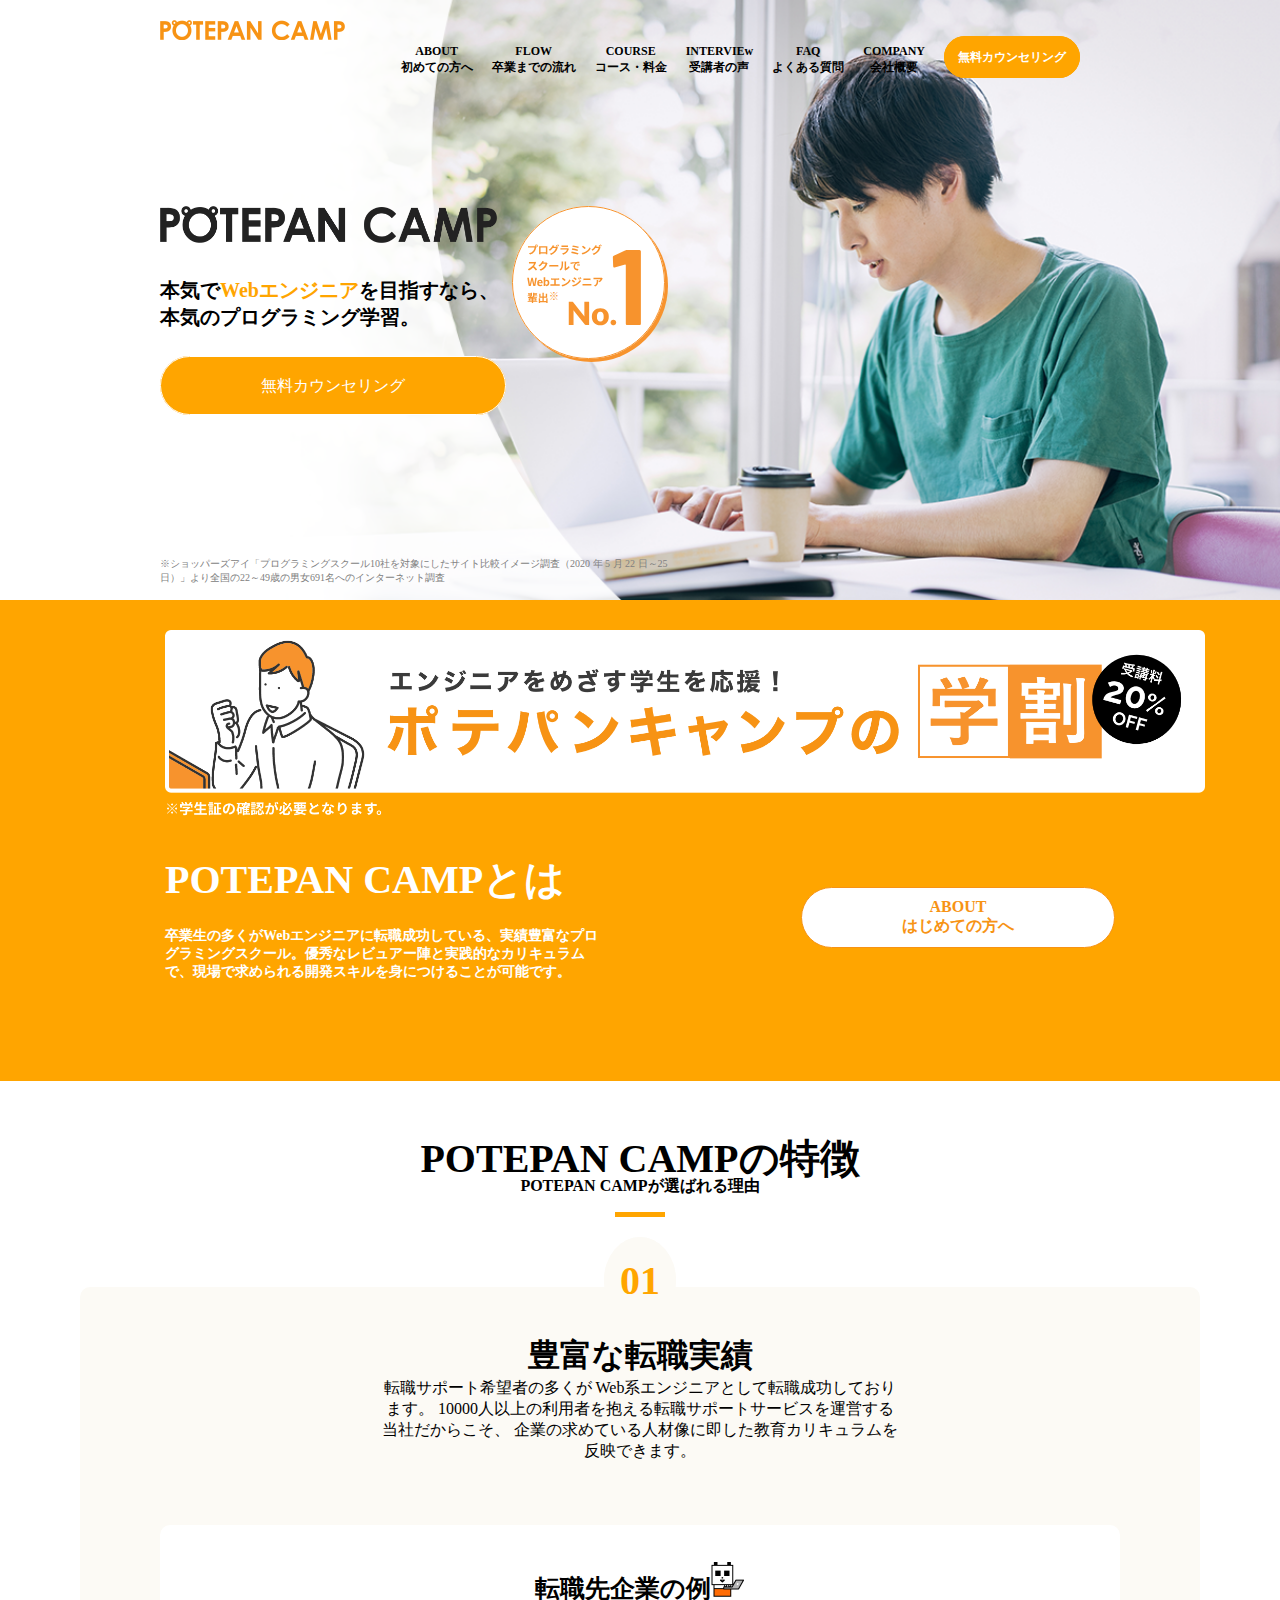
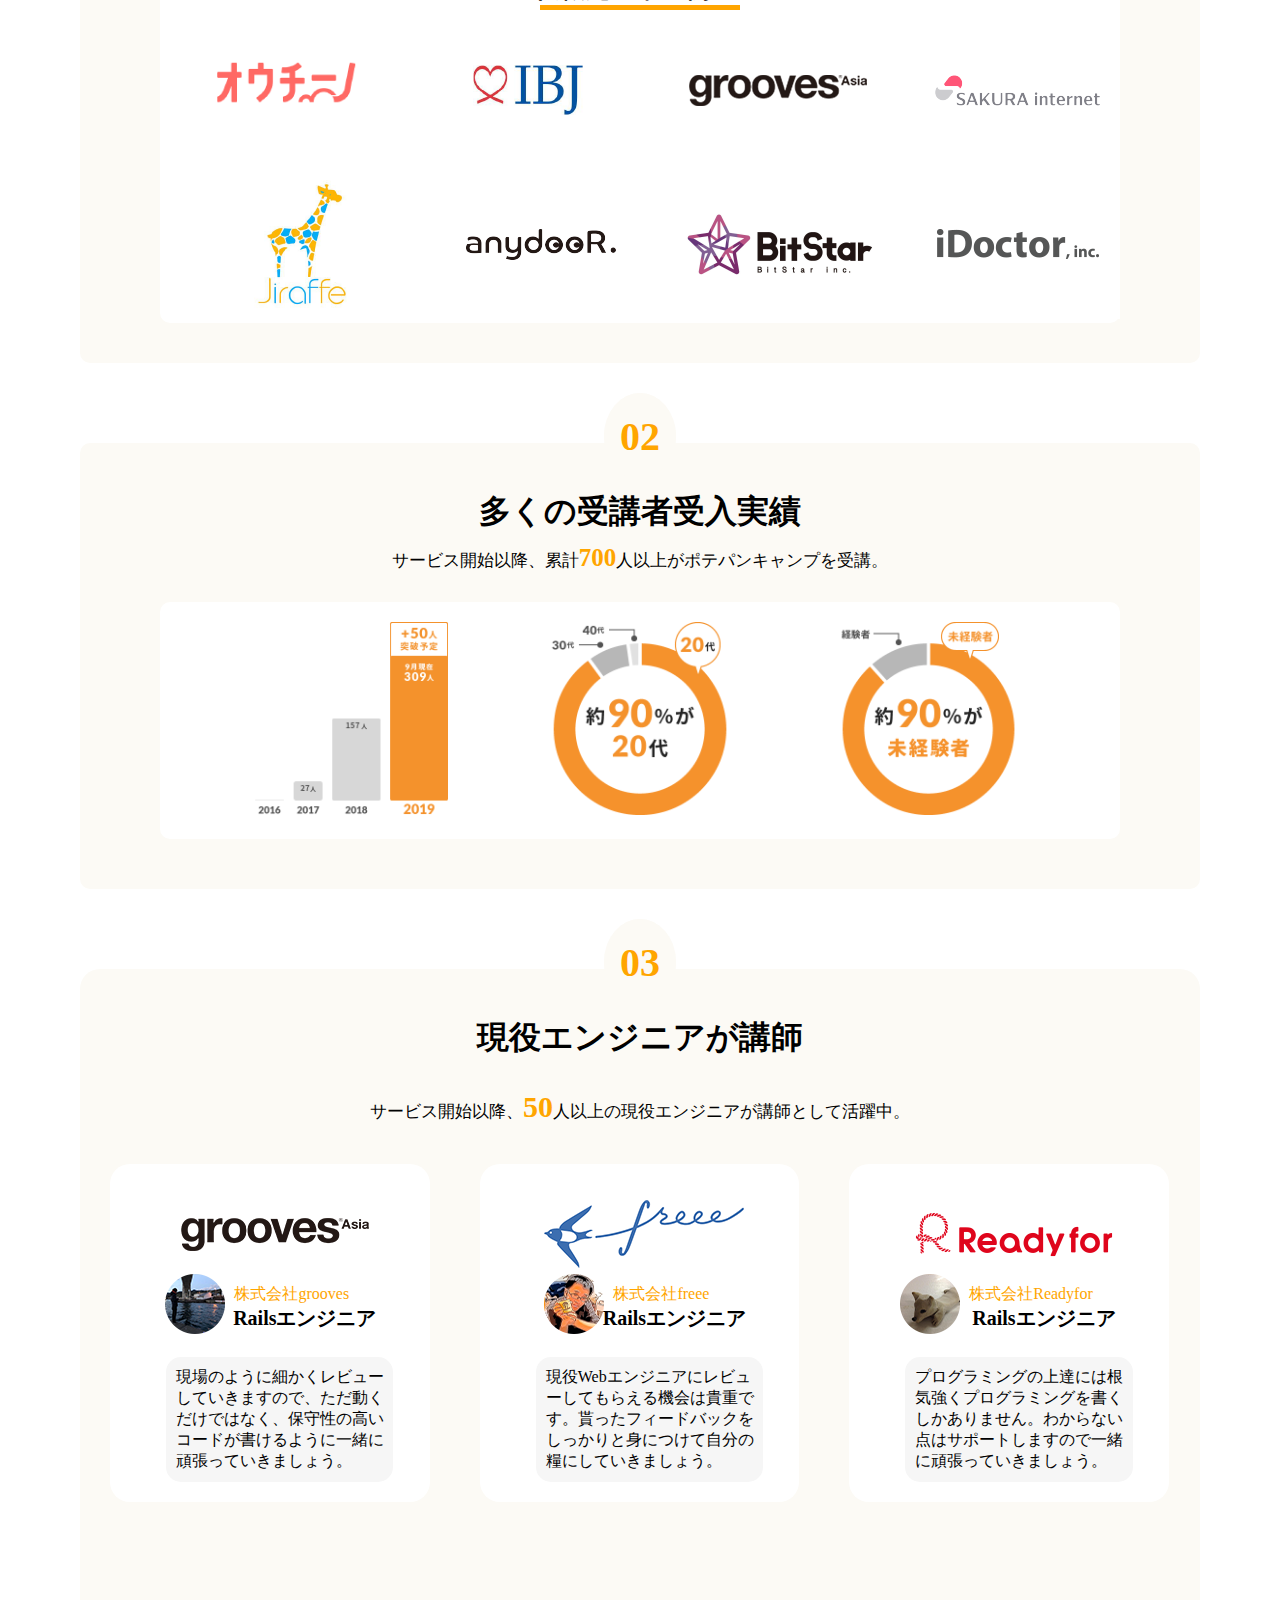
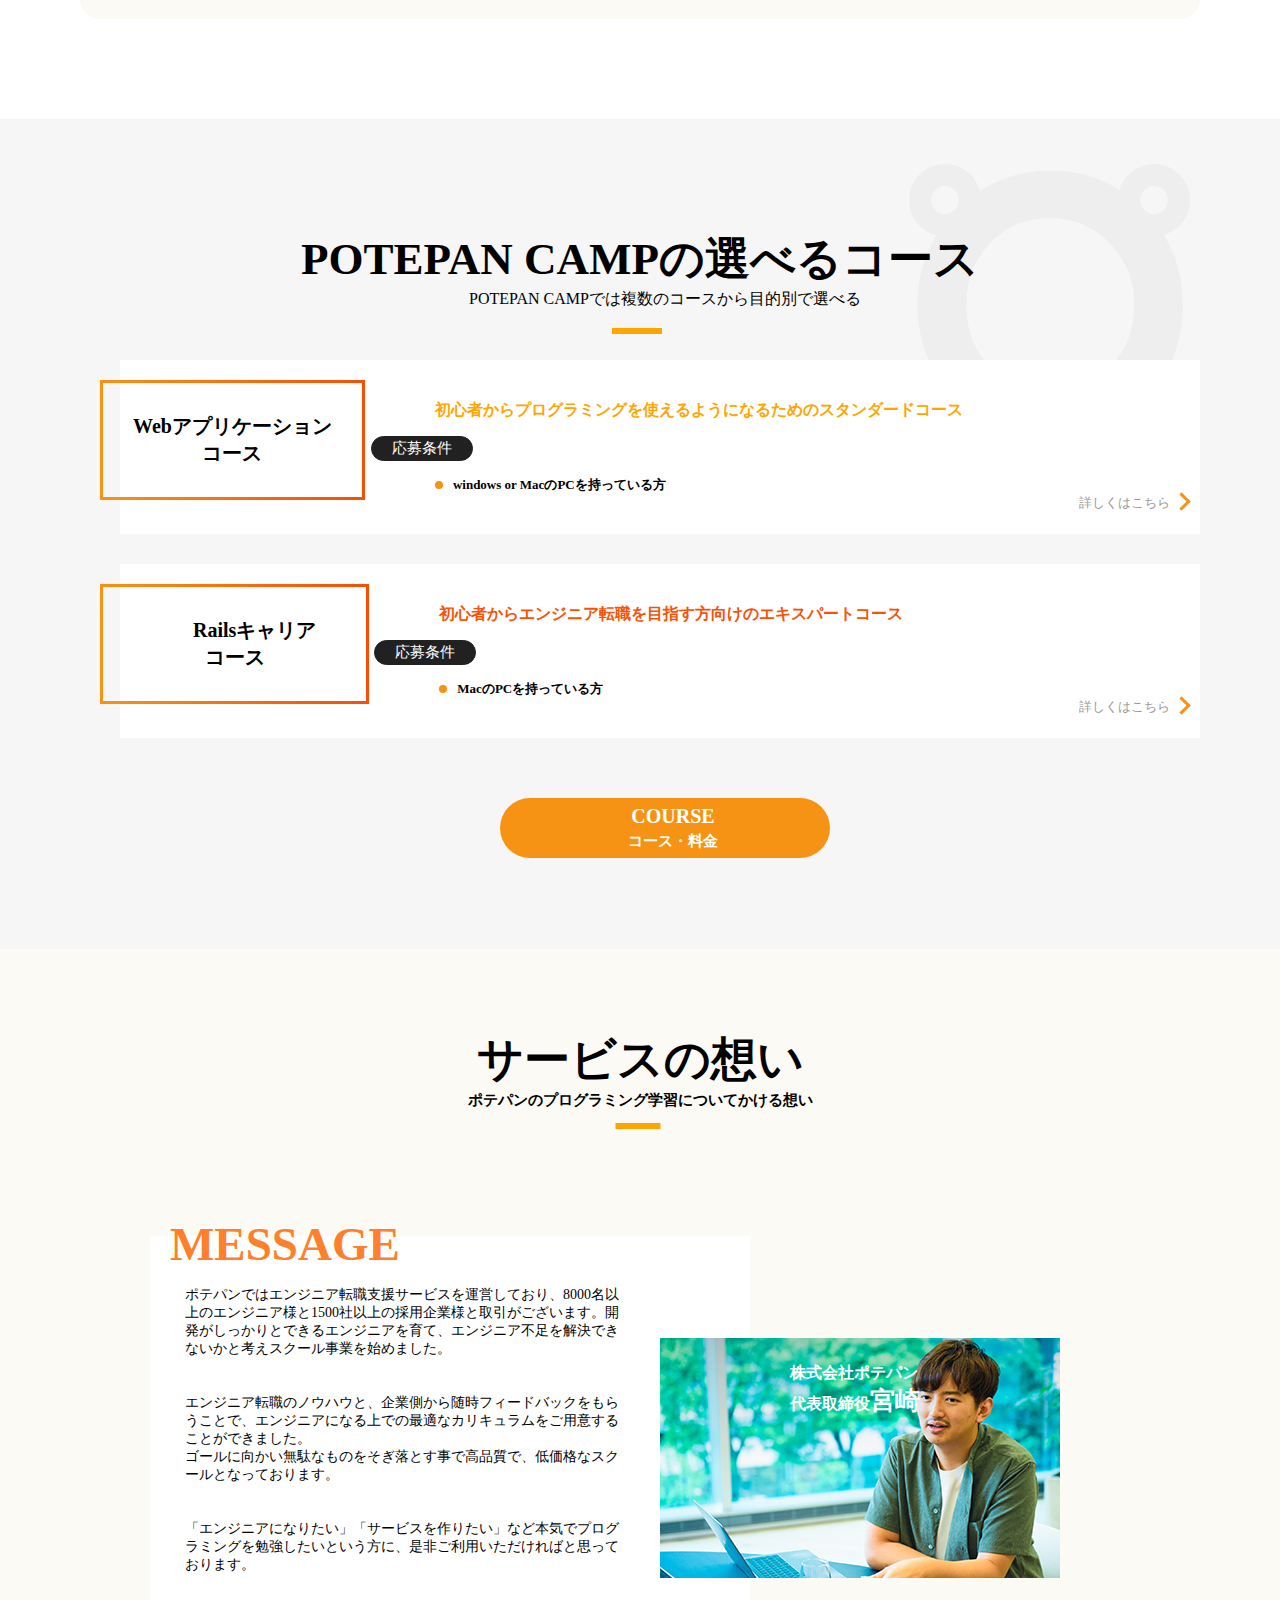
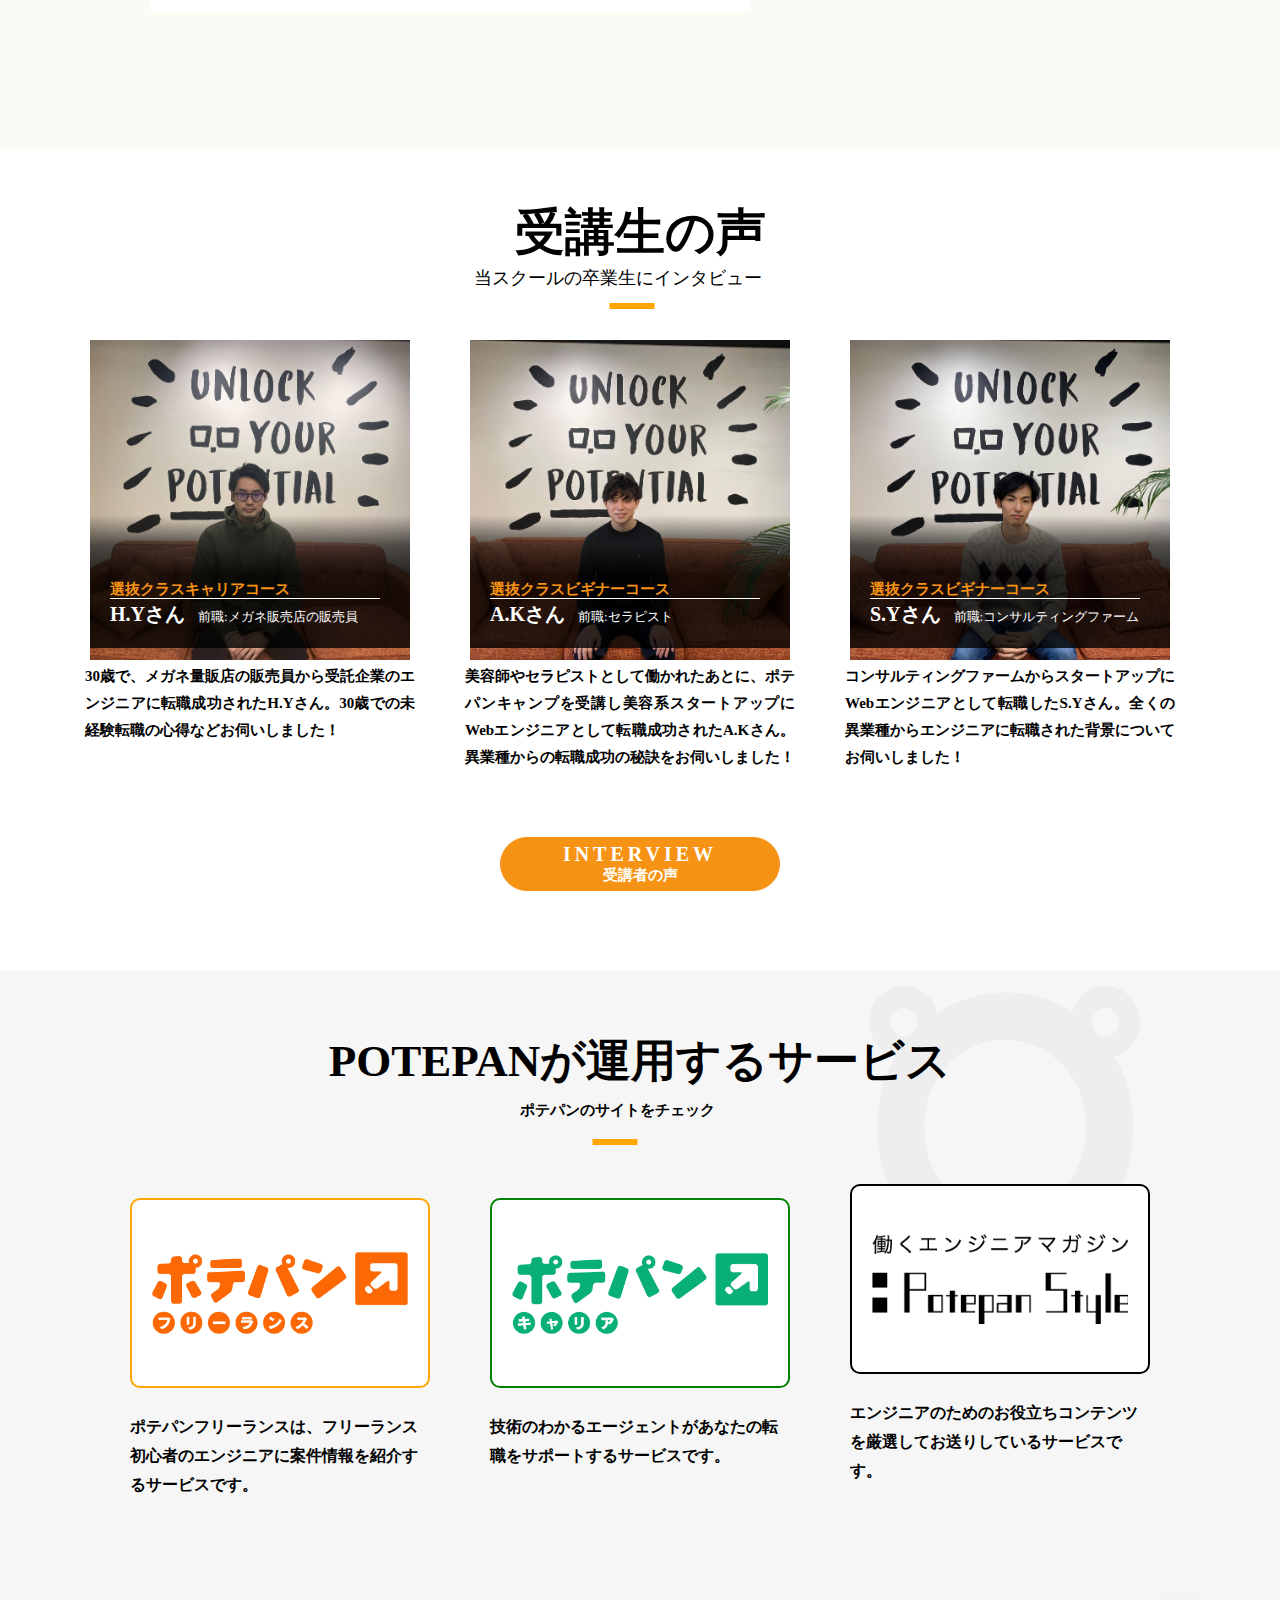
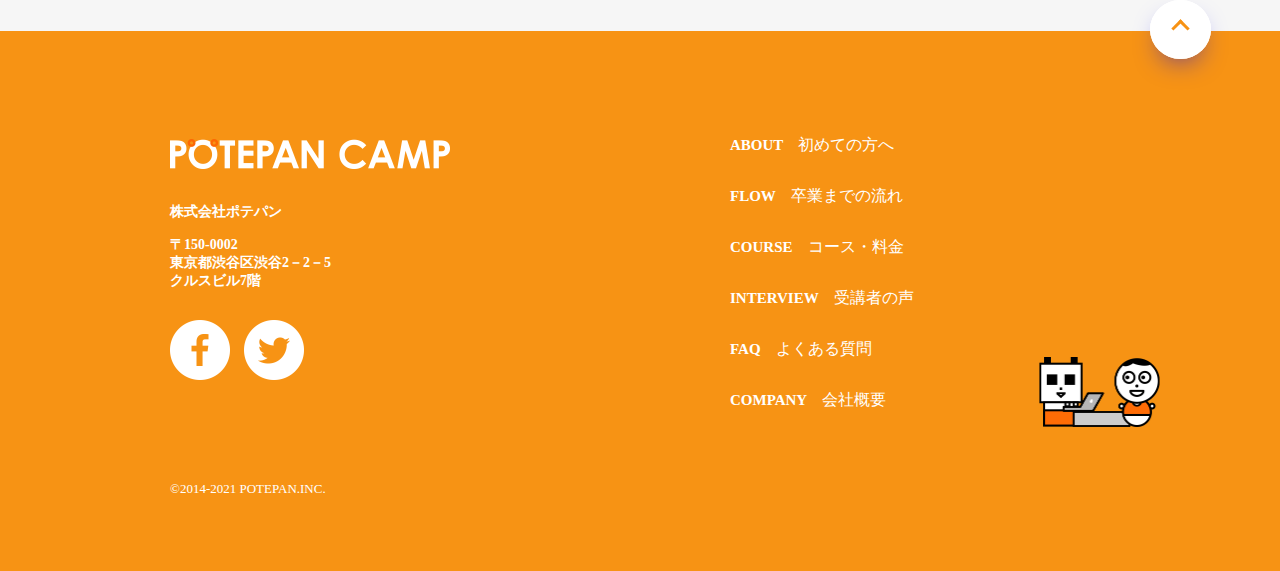
<file: index.html>
<!DOCTYPE html>
<html lang="ja">
  <head>
    <meta charset="UTF-8">
    <title>サイト模写</title>
    <link rel="stylesheet" href="style.css">
  </head>
  <body>
    <!-- ここに記述していきましょう！ -->
<section class="mein">
 <div class="header">
  <a href="index.html"><img class="header-logo hover-a" src="file/header/p1.png" alt="potepan" width="185" height="20"></a>
 <div class="header-list">
    <ui>
        <li class="hover-a"><a href="https://camp.potepan.com/about/"><span>ABOUT</span><br>初めての方へ</a></li>
        <li class="hover-a"><a href="https://camp.potepan.com/flow/"><span>FLOW</span><br>卒業までの流れ</a></li>
        <li class="hover-a"><a href="https://camp.potepan.com/course/"><span>COURSE</span><br>コース・料金</a></li>
        <li class="hover-a"><a href="https://camp.potepan.com/interview/"><span>INTERVIEw</span><br>受講者の声</a></li>
        <li class="hover-a"><a href="https://camp.potepan.com/faq/"><span>FAQ</span><br>よくある質問</a></li>
        <li class="hover-a"><a href="https://camp.potepan.com/company/"><span>COMPANY</span><br>会社概要</a></li>
      <li class="hover-a"><a href="https://camp.potepan.com/contact" class="header-mark">無料カウンセリング</a></li>
    </ui>
  </div>
</div>
<div class="title">
  <img class="title-logo2" src="file/header/p2.svg">
  <img class="title-logo" src="file/header/p3.png" width="337" height="36.66">
  <div class="title-txt">
  <p>本気で<span>Webエンジニア</span>を目指すなら、<br>本気のプログラミング学習。</p>
  </div>
  <a href="https://camp.potepan.com/contact" class="header-mar2 hover-a">無料カウンセリング</a>
  <div class="hogehoge">
    ※ショッパーズアイ「プログラミングスクール10社を対象にしたサイト比較イメージ調査（2020 年 5 月 22 日～25<br> 日）」より全国の22～49歳の男女691名へのインターネット調査
   </div>
</div>
</section> <!-- BOX1 --><!--ホバー属3 -->
<section class="Campaign-box">
  <img src="file/p4.png" width="auto" height="187.7"> <!--width 1040-->
  <div class="campaign-txt">
 <h1>POTEPAN CAMPとは</h1>
 <a href="https://camp.potepan.com/contact" class="header-mark3 hover-a">ABOUT<br>はじめての方へ</a>
 <p>卒業生の多くがWebエンジニアに転職成功している、実績豊富なプログラミングスクール。優秀なレビュアー陣と実践的なカリキュラムで、現場で求められる開発スキルを身につけることが可能です。</p>
  </div>
</section><!-- BOX2 --><!--ホバー属1 -->
<section class="main-header">
  <div class="main-h">
  <h1>POTEPAN CAMPの特徴</h1>
  <p class="main-h1">POTEPAN CAMPが選ばれる理由</p>
  </div>
  <div class="main-header-log">
  <div class="main-box"> <!--後で１２３に全部反映-->
    <span class="oreng-nmber">01</span> <!--後で１２３に全部反映-->
    <h1>豊富な転職実績</h1>
    <p>転職サポート希望者の多くが Web系エンジニアとして転職成功しております。
      10000人以上の利用者を抱える転職サポートサービスを運営する当社だからこそ、
      企業の求めている人材像に即した教育カリキュラムを反映できます。</p>
    <div class="main-log">
    <h4>転職先企業の例<img src="file/main-header1/p5.png" width="34" height="35"> <!--afterを使う練習--></h4>
    <ul class="company-log">
      <li><img src="file/main-header1/p6.png" width="185" height="135"></li>
      <li><img src="file/main-header1/p7.png"></li>
      <li><img src="file/main-header1/p8.png"></li>
      <li><img src="file/main-header1/p9.png"></li>
      <li><img src="file/main-header1/p10.png"></li>
      <li><img src="file/main-header1/p11.png"></li>
      <li><img src="file/main-header1/p12.png"></li>
      <li><img src="file/main-header1/p13.png"></li>
    </ul>
  </div>
 </div>
</div>
 <div class="main-box2">
  <span class="oreng-nmber">02</span>
  <h1>多くの受講者受入実績</h1>
  <p class="nmber1">サービス開始以降、累計<span class="oreng-nmber2">700</span>人以上がポテパンキャンプを受講。</p>
  <ul class="company-log1">
    <li><img src="file/main-header2/p14.png" width="193.33" height="193.33"></li>
    <li><img src="file/main-header2/p15.png" width="193.33" height="193.33"></li>
    <li><img src="file/main-header2/p16.png" width="193.33" height="193.33"></li>
  </ul>
 </div>
<div class="main-box3">
  <span class="oreng-nmber">03</span>
  <h1>現役エンジニアが講師</h1>
  <p class="nmber2">サービス開始以降、<span>50</span>人以上の現役エンジニアが講師として活躍中。</p>

 <div class="grooves-box">
  <div class="grooves-log">
   <div class="grooves-1">
    <img src="file/main-header3/engineer-conpany-logo01.png">
   </div>
    <div class="groobves-aicon">
    <img src="file/main-header3/engineer-logo01.png">
    <span class="grooves">株式会社grooves</span>
    <p class="hoge">Railsエンジニア</p>
  </div>
    <p class="hogege">現場のように細かくレビューしていきますので、ただ動くだけではなく、保守性の高いコードが書けるように一緒に頑張っていきましょう。</p>
  </div>
 </div>

<div class="grooves-box">
  <div class="grooves-log">
    <div class="grooves-1">
    <img src="file/main-header3/engineer-conpany-logo02.png">
    </div>
    <div class="groobves-aicon">
    <img src="file/main-header3/engineer-logo02.png">
    <span class="grooves">株式会社freee</span>
    <p class="hoge">Railsエンジニア</p>
    </div>
    <p class="hogege">現役Webエンジニアにレビューしてもらえる機会は貴重です。貰ったフィードバックをしっかりと身につけて自分の糧にしていきましょう。</p>
  </div>
 </div>

<div class="grooves-box">
  <div class="grooves-log">
    <div class="grooves-1">
    <img src="file/main-header3/engineer-conpany-logo03.png">
    </div>
    <div class="groobves-aicon">
    <img src="file/main-header3/engineer-logo03.png">
    <span class="grooves">株式会社Readyfor</span>
    <p class="hoge">Railsエンジニア</p>
    </div>
    <p class="hogege">プログラミングの上達には根気強くプログラミングを書くしかありません。わからない点はサポートしますので一緒に頑張っていきましょう。</p>
  </div>
 </div>
</div>
</section><!-- BOX3 -->
<section class="camp-corse">
<!--ここでバックグランド背景 -->
  <div class= corse-head> <!--ここもできるだけまとめる、違いはカラーだけ -->
  <span>POTEPAN CAMPの選べるコース</span>
  <p>POTEPAN CAMPでは複数のコースから目的別で選べる</p>
  </div>
 <ul class="corse-list">
  <li class="corse-change">
  <a href="https://camp.potepan.com/course/#webapp">
    <h3 class="web-corse">Webアプリケーション<br>コース</h3>
    <p class="web-corse1">初心者からプログラミングを使えるようになるためのスタンダードコース</p>
    <p class="web-corse2">応募条件</p>
    <p class="web-corse3">windows or MacのPCを持っている方</p>
    <p class="web-corse0 hover-a">詳しくはこちら</p>
  </a>
</li>
  <li class="corse-change">
  <a href="https://camp.potepan.com/course/#railscareer">
    <h3 class="web-corse">　　Railsキャリア　　<br>コース</h3>
    <p class="web-corse1-5">初心者からエンジニア転職を目指す方向けのエキスパートコース</p>
    <p class="web-corse2">応募条件</p>
    <p class="web-corse3">MacのPCを持っている方</p>
    <p class="web-corse0 hover-a">詳しくはこちら</p>
  </a>
  </li>
 </ul>
 <div class="web-corse4 hover-a">
 　<a href="https://camp.potepan.com/course" class="web-corse5">COURSE<br><span>コース・料金</span></a>
 </div>
</section><!-- BOX4 --><!--ホバーカラー属2 ホバー属1済-->
<section class="massage-box">
 <div class="massage-headr">
   <h2>サービスの想い</h2>
   <p>ポテパンのプログラミング学習についてかける想い</p>
 </div>
  <div class="massage-txt">
    <img src="file/second-header/message-thumbnail.png" class="massage-img">
    <p class="name-img1">株式会社ポテパン<br>代表取締役<span class="name-img">宮崎</span></p>
    <h1>MESSAGE</h1>
    <div class="massage-box1">
    <p>ポテパンではエンジニア転職支援サービスを運営しており、8000名以上のエンジニア様と1500社以上の採用企業様と取引がございます。開発がしっかりとできるエンジニアを育て、エンジニア不足を解決できないかと考えスクール事業を始めました。</p>
    <br>
    <br>
    <p>エンジニア転職のノウハウと、企業側から随時フィードバックをもらうことで、エンジニアになる上での最適なカリキュラムをご用意することができました。<br>
      ゴールに向かい無駄なものをそぎ落とす事で高品質で、低価格なスクールとなっております。</p>
    <br>
    <br>
    <p>「エンジニアになりたい」「サービスを作りたい」など本気でプログラミングを勉強したいという方に、是非ご利用いただければと思っております。</p>
    <br>
   </div>
  </div>

</section><!-- BOX5 -->
<section class="student-box">
  <h1>受講生の声</h1>
  <p class="student-box2">当スクールの卒業生にインタビュー</p>
 <div class="student-img">
   <ul>
     <li class="hover-d"><a href="https://camp.potepan.com/interview/691">
    <div class="hover-box">
     <img class="student-img0" src="file/third-header/131478795_397238574816551_3842722825712242700_n.jpg""><!-- width="320" height="320 -->
    </div>
     <div class="student-img1">
     <p class="student-img2">選抜クラスキャリアコース</p>
     <h5 class="student-img3"><span>H.Yさん</span>　前職:メガネ販売店の販売員</h5>
    </div>
    <p class="student-img4">30歳で、メガネ量販店の販売員から受託企業のエンジニアに転職成功されたH.Yさん。30歳での未経験転職の心得などお伺いしました！</p>
    </a></li>
     <li class="hover-d"><a href="https://camp.potepan.com/interview/682">
      <div class="hover-box">
      <img class="student-img0" src="file/third-header/131642156_424437235605511_6615809243046174971_n-2.jpg"><!-- width="320" height="320 -->
      </div>
      <div class="student-img1">
      <p class="student-img2">選抜クラスビギナーコース</p>
      <h5 class="student-img3"><span>A.Kさん</span>　前職:セラピスト</h5>
     </div>
     <p class="student-img4">美容師やセラピストとして働かれたあとに、ポテパンキャンプを受講し美容系スタートアップにWebエンジニアとして転職成功されたA.Kさん。異業種からの転職成功の秘訣をお伺いしました！</p>
     </a></li>
     <li class="hover-d"><a href="https://camp.potepan.com/interview/675">
      <div class="hover-box">
      <img class="student-img0" src="file/third-header/坂本さん.jpg"><!-- width="320" height="320 -->
      </div>
      <div class="student-img1">
      <p class="student-img2">選抜クラスビギナーコース</p>
      <h5 class="student-img3"><span>S.Yさん</span>　前職:コンサルティングファーム</h5>
     </div>
     <p class="student-img4">コンサルティングファームからスタートアップにWebエンジニアとして転職したS.Yさん。全くの異業種からエンジニアに転職された背景についてお伺いしました！</p>
     </a></li>
   </ul>
 </div>
  <div class="student-img6 hover-a">
    <a class="student-img5" href="https://camp.potepan.com/interview"><span>INTERVIEW</span><br>受講者の声</a>
  </div>
</section><!-- BOX6 --><!--ホバー拡大属3 ホバー属1 -->
<section class="Potepan-service-box">
 <div class="potepan">
 <h1>POTEPANが運用するサービス</h1>
 <p>ポテパンのサイトをチェック</p>
</div>
  <div class="Potepan-service">
   <ul>
     <li class="hover-e">
       <a href="https://freelance.potepan.com/">
       <div class="syuusei">
        <div class="Potepan-service1 red">
          <img src="file/force -header/service-media-thumbnail01.png" width="100%" height="auto" >
        </div>
       </div>
          <p class="Potepan-service2">ポテパンフリーランスは、フリーランス初心者のエンジニアに案件情報を紹介するサービスです。</p>
        </a></li>
     <li class="hover-e">
       <a href="https://career.potepan.com/">
       <div class="Potepan-service1 green">
      <img src="file/force -header/service-media-thumbnail02.png" width="100%" height="auto">
       </div>
      <p class="Potepan-service2">技術のわかるエージェントがあなたの転職をサポートするサービスです。</p>
     </a></li>
     <li class="hover-e">
       <a href="https://style.potepan.com/">
       <div class="Potepan-service1 black">
      <img src="file/force -header/service-media-thumbnail04.png" width="100%" height="auto">
        </div>
      <p class="Potepan-service2">エンジニアのためのお役立ちコンテンツを厳選してお送りしているサービスです。</p>
     </a></li>
   </ul>
  </div>
</section><!-- BOX7 --><!--ホバー拡大属3 済-->
<section class="footer"><!-- ボタン属性後でつける -->
  <a class="potepan-top-log hover-b" href="file:///Users/ootakekouken/Desktop/HTML%EF%BC%BFCSS/potepan/index.html"><span>a</span></a>
  <div class="footer-marginbox">
   <div class="fotter-left">
    <img class="hover-a" src="file/foot/footer-logo.png" width="auto" height="30">
     <div class="footer-leftbox">
    <p class="footer-left1">株式会社ポテパン</p>
    <p>〒150-0002</p>
    <p>東京都渋谷区渋谷2－2－5</p>
    <p>クルスビル7階</p>
     </div>
    <a href="https://www.facebook.com/potepan1/"><img class="potepan-img hover-a" src="file/foot/footer-social-facebook.png" width="auto" height="60"></a>
    <a href="https://twitter.com/potepan0901"><img class="hover-a" src="file/foot/footer-social-twitter.png" width="auto" height="60"></a>
   </div>
   <div class="fotter-right">
    <ul>
    <li><a href="https://camp.potepan.com/about/"><span>ABOUT</span>初めての方へ</a></li>
    <li><a href="https://camp.potepan.com/flow/"><span>FLOW</span>卒業までの流れ</a></li>
    <li><a href="https://camp.potepan.com/course/"><span>COURSE</span>コース・料金</a></li>
    <li><a href="https://camp.potepan.com/interview/"><span>INTERVIEW</span>受講者の声</a></li>
    <li><a href="https://camp.potepan.com/faq/"><span>FAQ</span>よくある質問</a></li>
    <li><a href="https://camp.potepan.com/company/"><span>COMPANY</span>会社概要</a></li>
    </ul>
  </div>
  <img class="potepan-img1" src="file/foot/footer-potepanda.png" width="auto" height="70">
  <p class="fotter-bottom">©2014-2021 POTEPAN.INC.</p>
  </div>
</section><!-- BOX8 --><!--ホバー属3 button属1 済-->
  </body>
</html>
</file>
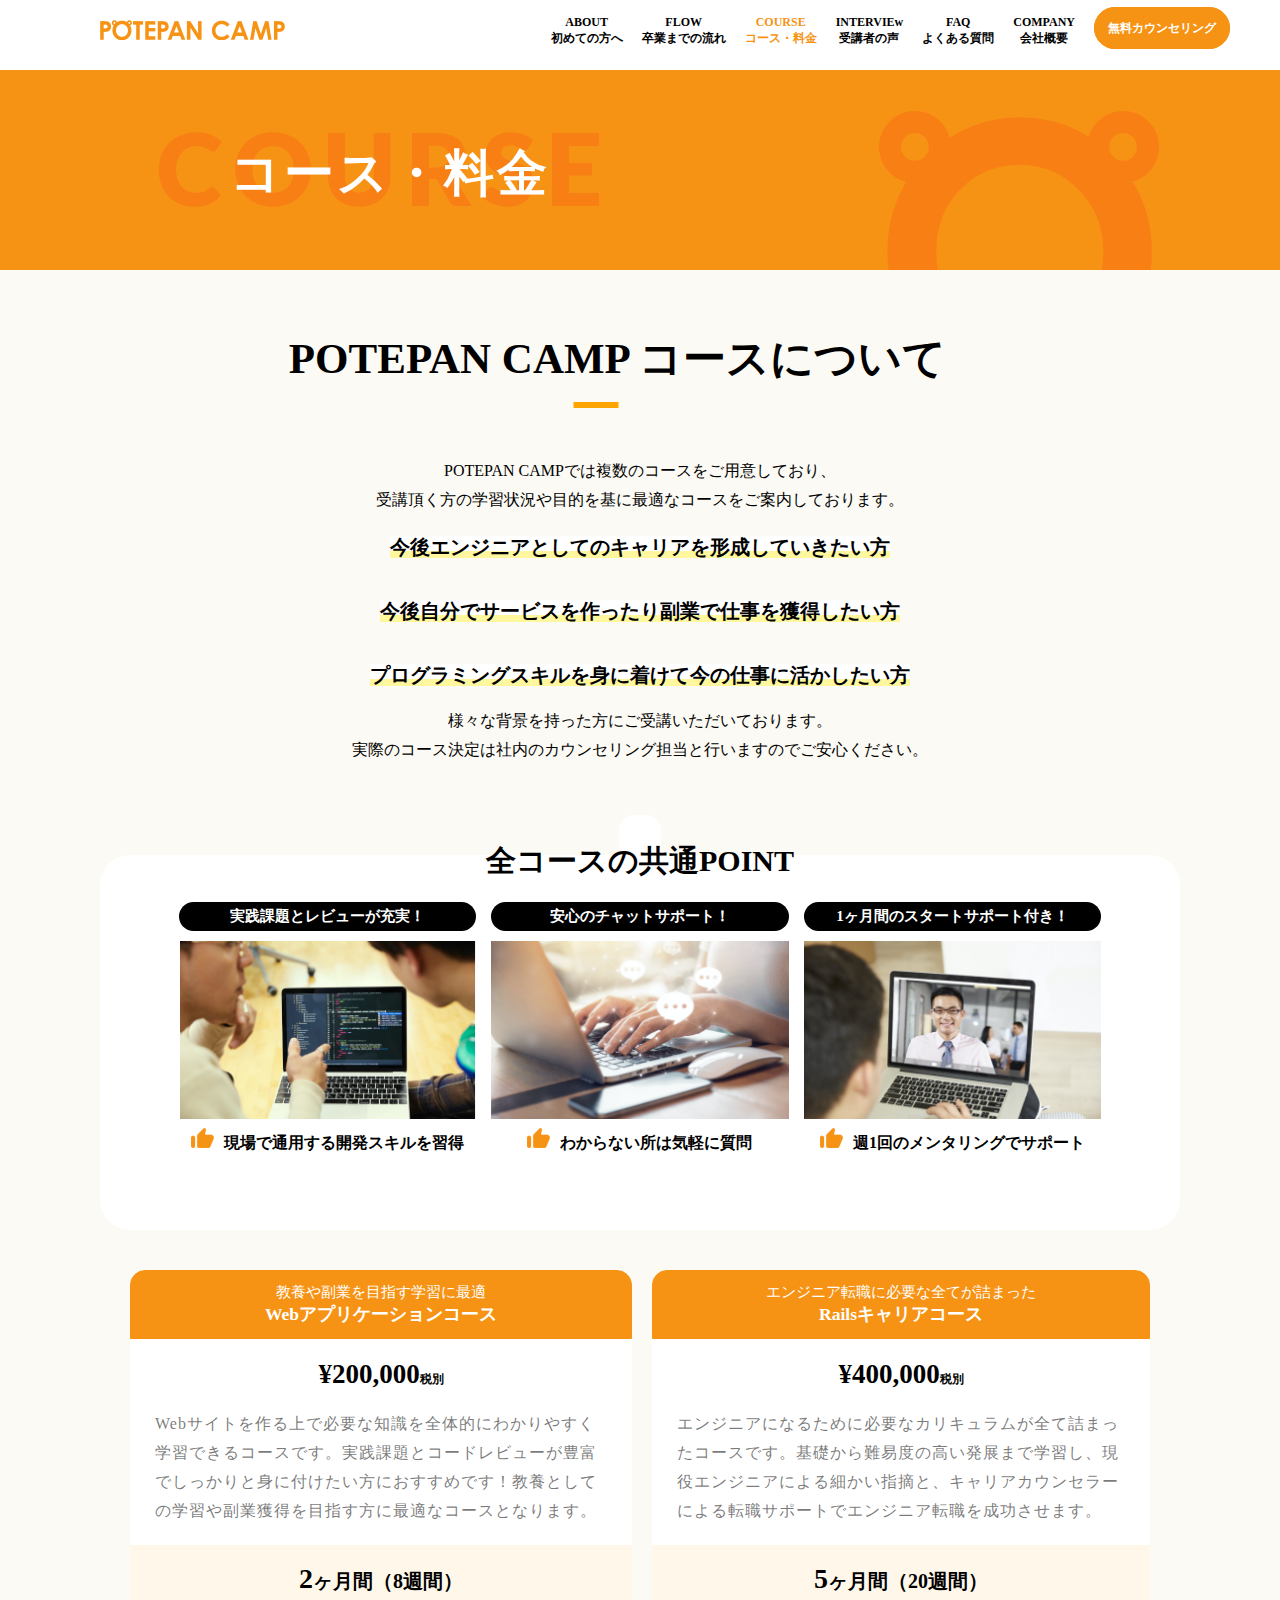
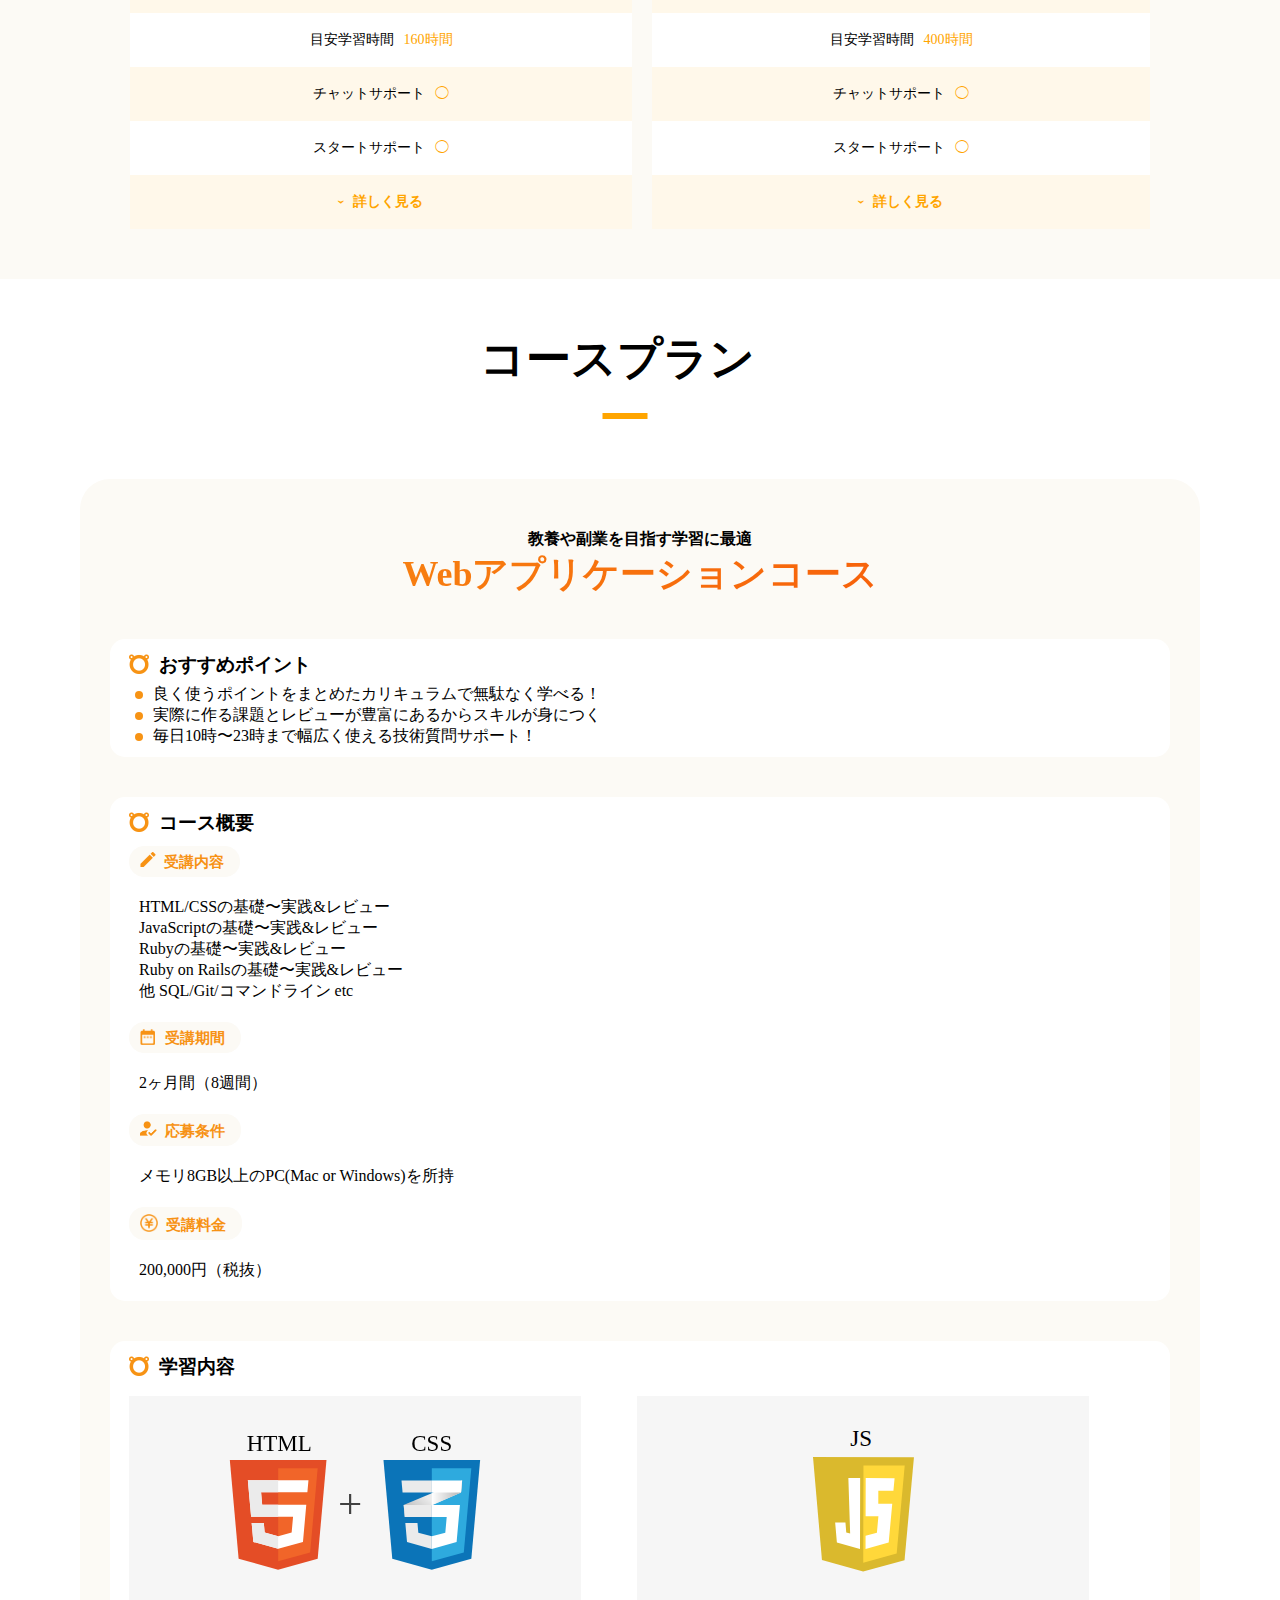
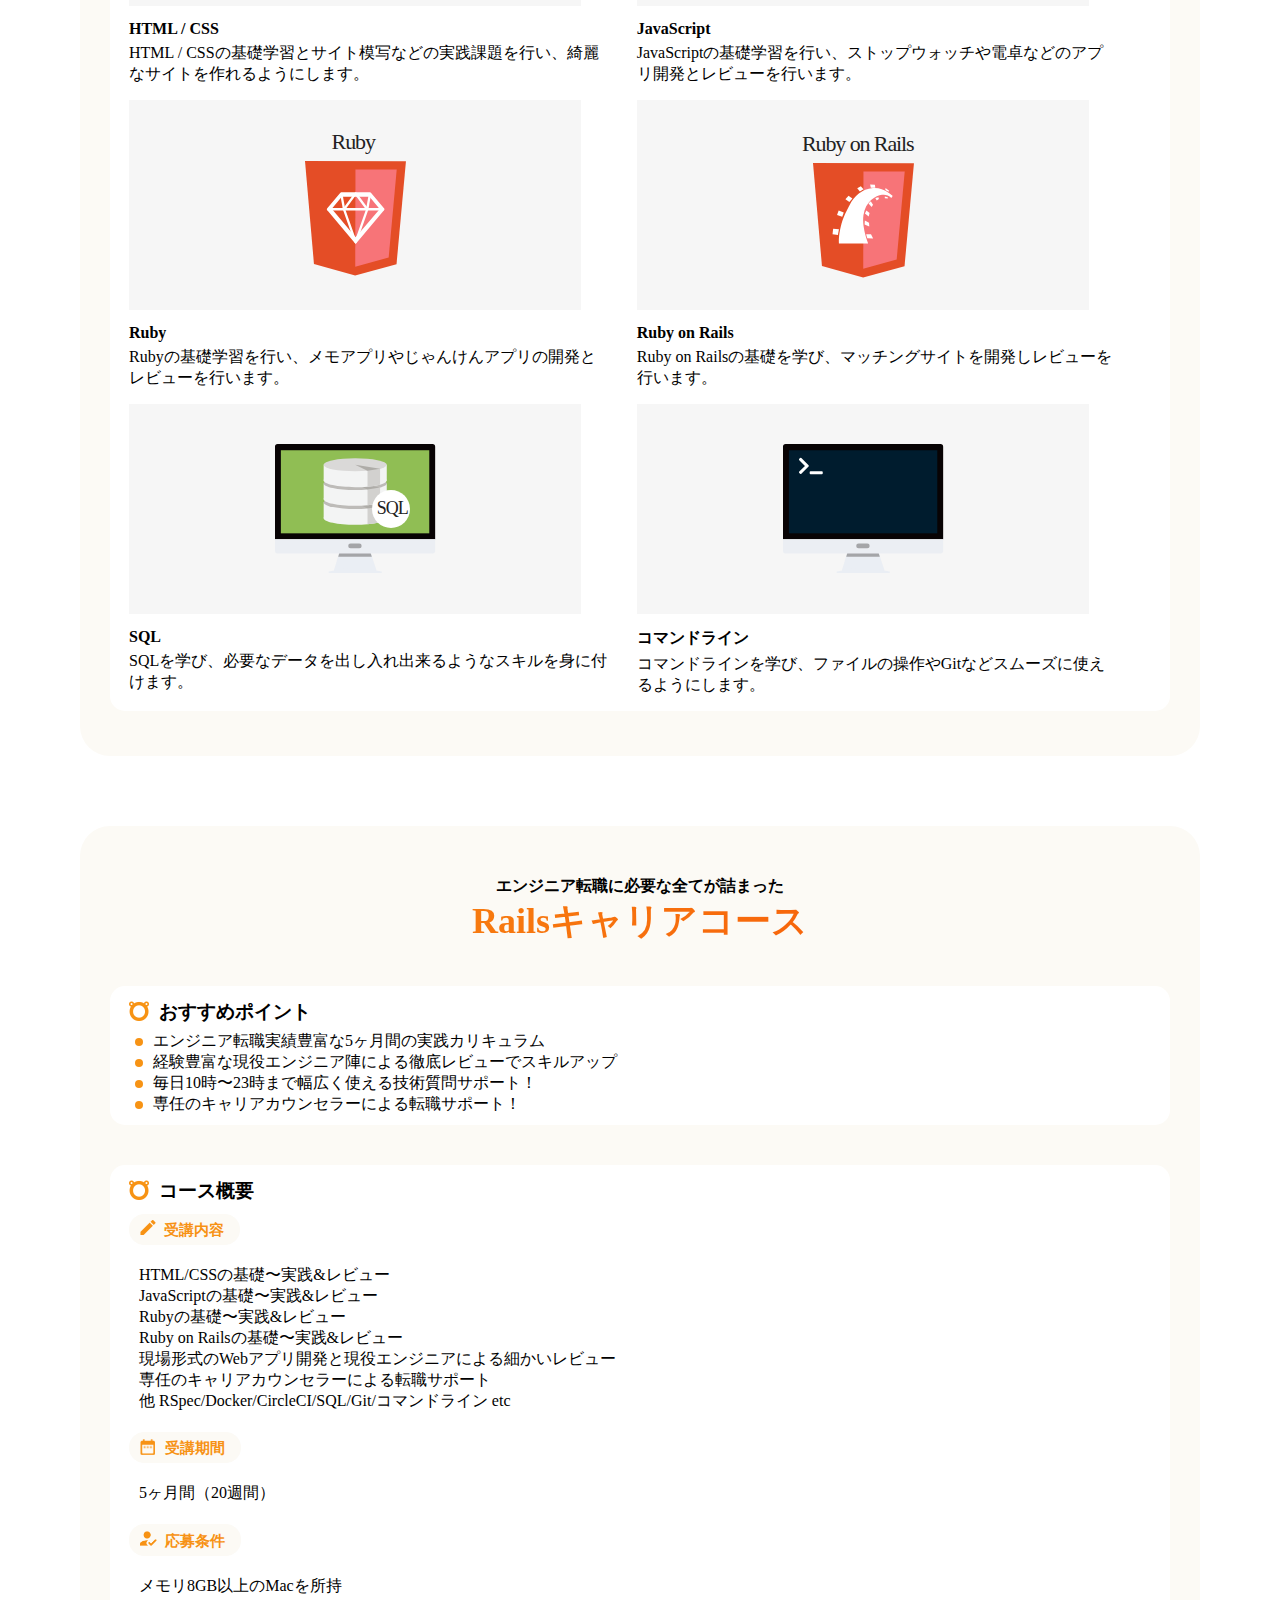
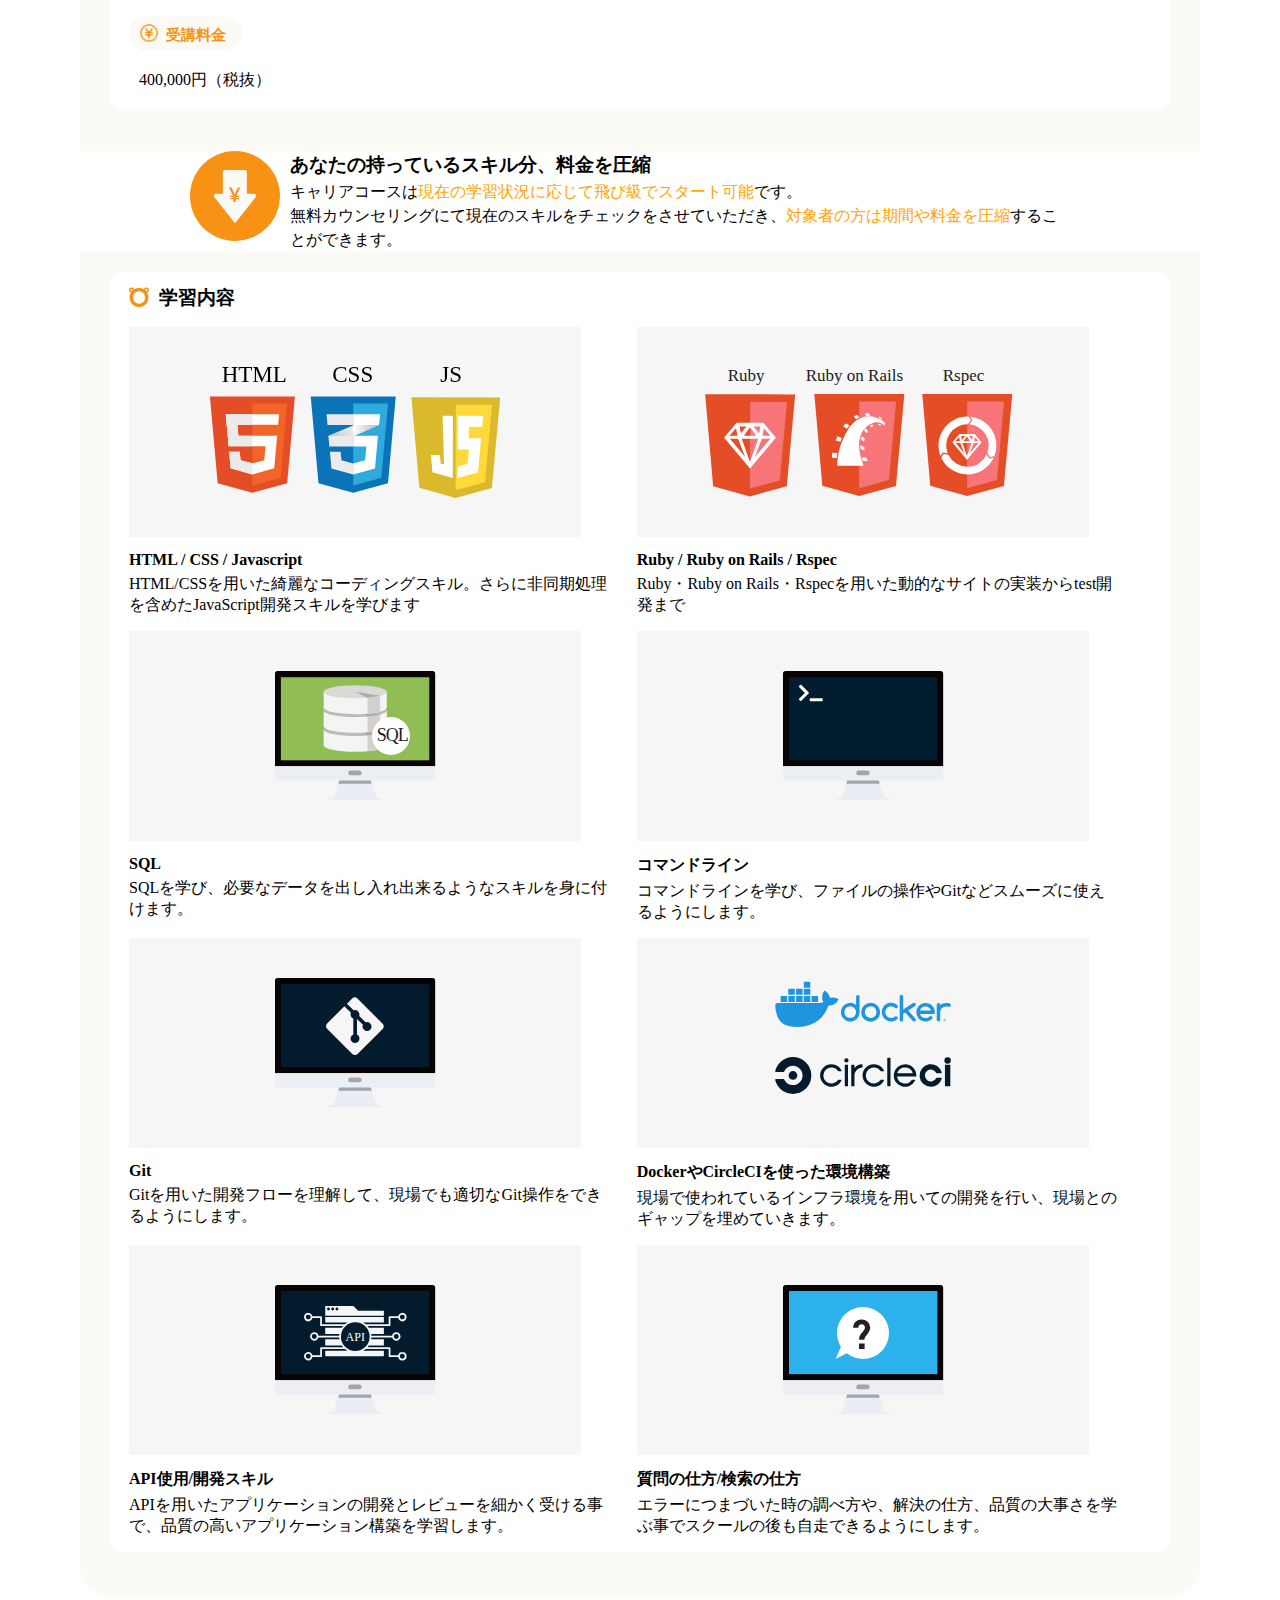
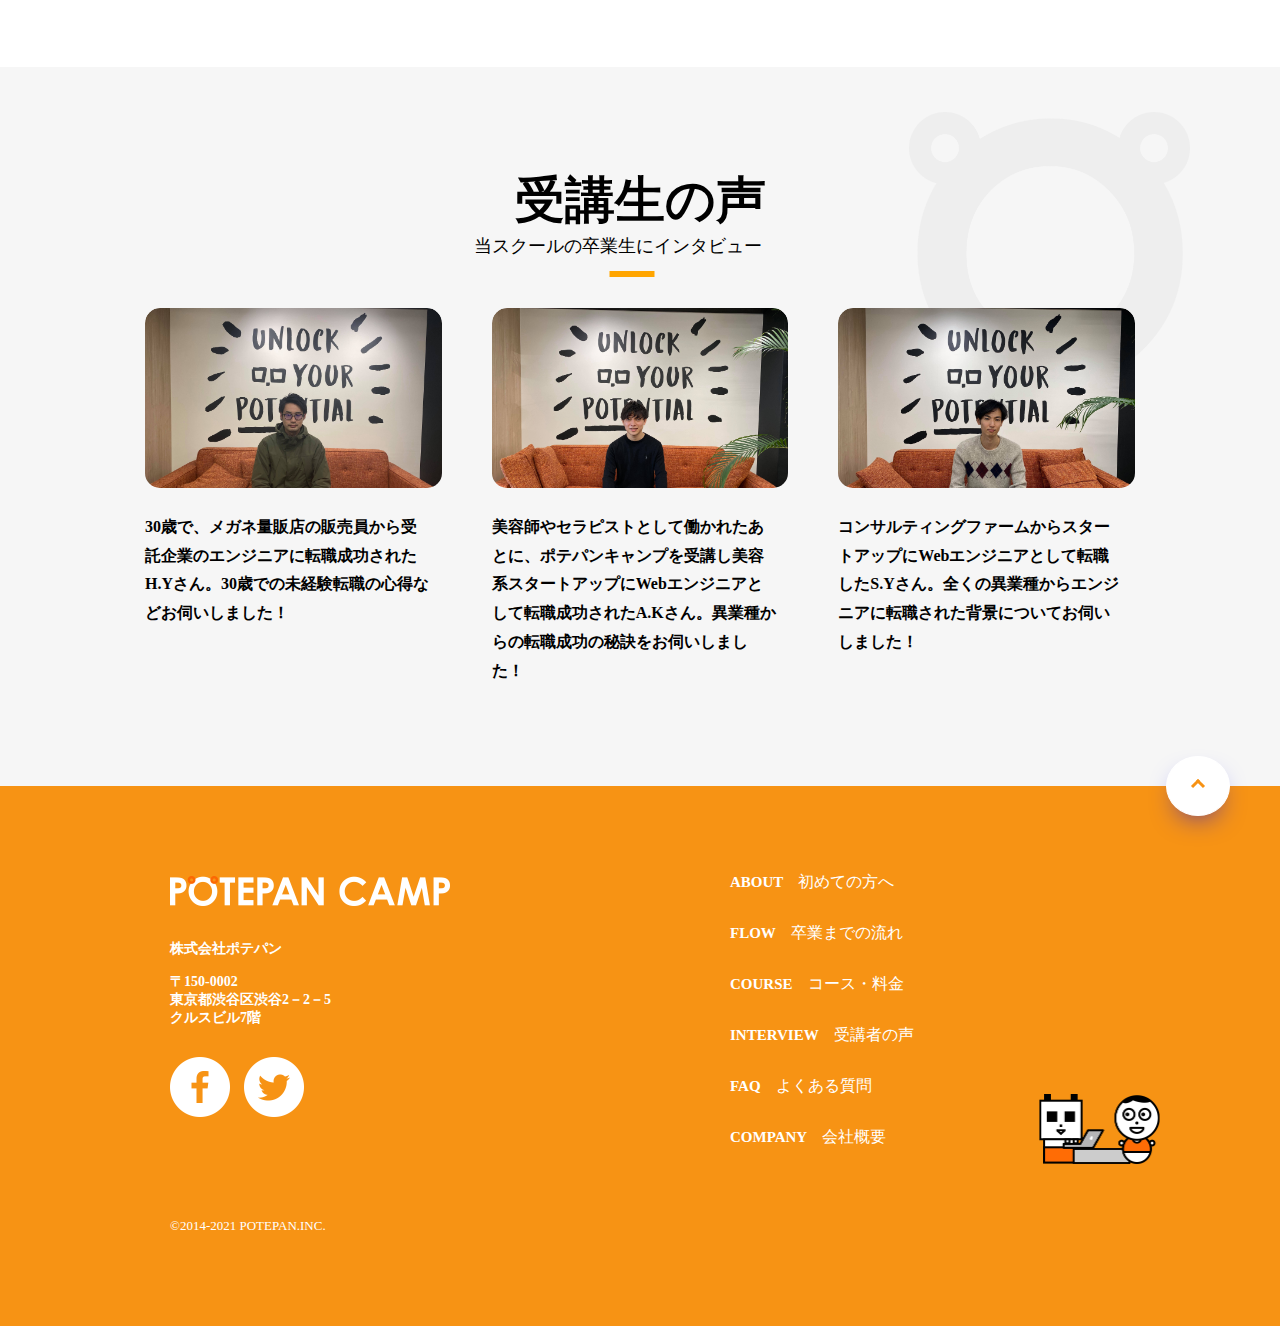
<file: potepan課題2/index.html>
<!DOCTYPE html>
<html lang="ja">
  <head>
    <meta charset="UTF-8">
    <meta name="viewport" content="width=device-width, user-scalable=no, initial-scale=1.0, maximum-scale=1.0, minimum-scale=1.0">
    <title>サイト模写</title>
    <link rel="stylesheet" href="style.css">
    <link rel="stylesheet" href="responsive.css">
    <link rel="stylesheet" href="responsive2.css">
  </head>
  <body>
    <!-- ここに記述していきましょう！ -->
    <section class="mein">
      <div class="header">
       <a href="index.html"><img class="header-logo hover-a" src="file/header/p1.png" alt="potepan" width="185" height="20"></a>
      <div class="hamburger-menu">
        <input type="checkbox" id="menu-btn-check">
        <label for="menu-btn-check" class="menu-btn"><span></span></label>  <!-- 棒３本spanで擬似要素作成-->
       <!-- ここからメニュー作成 -->
       <div class="menu-content">
        <div class="header-list">
         <ui>
             <li class="hover-a"><a href="https://camp.potepan.com/about/"><span>ABOUT</span><br>初めての方へ</a></li>
             <li class="hover-a"><a href="https://camp.potepan.com/flow/"><span>FLOW</span><br>卒業までの流れ</a></li>
             <li class="hover-a orange-t"><a href="https://camp.potepan.com/course/"><span>COURSE</span><br>コース・料金</a></li>
             <li class="hover-a"><a href="https://camp.potepan.com/interview/"><span>INTERVIEw</span><br>受講者の声</a></li>
             <li class="hover-a"><a href="https://camp.potepan.com/faq/"><span>FAQ</span><br>よくある質問</a></li>
             <li class="hover-a"><a href="https://camp.potepan.com/company/"><span>COMPANY</span><br>会社概要</a></li>
             <li class="hover-a"><a href="https://camp.potepan.com/contact" class="header-mark">無料カウンセリング</a></li>
         </ui>
       </div>
      </div>
       <!-- メニュー終了 -->
      </div>
     </div>
     </section> <!-- BOX1 --><!--ホバー属3 -->
<section class="course-fee">
 <div class="course-box">
  <h1>コース・料金</h1>
 </div>
</section> <!-- BOX2 -->
<section class="main-box">
 <section class="potepan-course">
   <div class="main-head">
     <h1>POTEPAN CAMP <br class="respon"><span class="respon-r">コースについて</span></h1>
    <div class="main-head1">
     <p>POTEPAN CAMPでは複数のコースをご用意しており、<br class="resp-none">受講頂く方の学習状況や目的を基に最適なコースをご案内しております。</p>
     <br class="respon">
     <span class="main-txt">今後エンジニアとしてのキャリアを<br class="respon">形成していきたい方</span>
     <br><br class="respon">
     <span class="main-txt">今後自分でサービスを作ったり<br class="respon">副業で仕事を獲得したい方</span>
     <br><br class="respon">
     <span class="main-txt">プログラミングスキルを身に着けて<br class="respon">今の仕事に活かしたい方</span>
     <br><br class="respon">
     <p>様々な背景を持った方にご受講いただいております。<br class="resp-none">実際のコース決定は社内のカウンセリング担当と行いますのでご安心ください。</p>
    </div>
  </div>
 <div class="main-head2">
  <img class="main-img1" src="file/main/download.png" width="40" height="40">
 <div class="course-box1">
  <h3>全コースの共通POINT</h3>
  <div class="main-head02">
    <ul>
      <li>
        <p class="main-txt1">実践課題とレビューが充実！</p>
        <img src="file/main/main1/detail-cassette-image0.png" width="297.59" height="auto">
        <p class="main-txt2">現場で通用する開発スキルを習得</p>
      </li>
      <li>
        <p class="main-txt1">安心のチャットサポート！</p>
        <img src="file/main/main1/detail-cassette-image01.png" width="297.59" height="auto">
        <p class="main-txt2">わからない所は気軽に質問</p>
      </li>
      <li>
        <p class="main-txt1">1ヶ月間のスタートサポート付き！</p>
        <img src="file/main/main1/detail-cassette-image02.png" width="297.59" height="auto">
        <p class="main-txt2">週1回のメンタリングでサポート</p>
      </li>
    </ul>
  </div>
 </div>
</div>
 <div class="main-head3">
  <div class="main-cose">
    <ul>
      <li>
        <div class="main-head03">
         <div class="main-head003">
          <p>教養や副業を目指す学習に最適</p>
          <h3>Webアプリケーション<br class="respon">コース</h3>
         </div>
          <div class="main-head0003">
             <h1>¥200,000<span>税別</span></h1>
             <p>Webサイトを作る上で必要な知識を全体的にわかりやすく学習できるコースです。実践課題とコードレビューが豊富でしっかりと身に付けたい方におすすめです！教養としての学習や副業獲得を目指す方に最適なコースとなります。</p>
           </div>
           <div class="main-head-txt main-head-txt1"><p class="main-head-txt0"><span>2</span>ヶ月間（8週間）</p></div>
           <div class="main-head-txt main-head-txt2"><p>目安学習時間<span>160時間</span></p></div>
           <div class="main-head-txt main-head-txt1"><p>チャットサポート<span>◯</span></p></div>
           <div class="main-head-txt main-head-txt2"><p>スタートサポート<span>◯</span></p></div>
           <div class="main-head-txt main-head-txt1"><a class="main-head-txt00" href="#webapp">詳しく見る</a></div>
        </div>
      </li>
      <li>
      <div class="main-head03">
        <div class="main-head003">
          <p>エンジニア転職に必要な全てが詰まった</p>
          <h3>Railsキャリアコース</h3>
        </div>
          <div class="main-head0003">
            <h1>¥400,000<span>税別</span></h1>
            <p>エンジニアになるために必要なカリキュラムが全て詰まったコースです。基礎から難易度の高い発展まで学習し、現役エンジニアによる細かい指摘と、キャリアカウンセラーによる転職サポートでエンジニア転職を成功させます。</p>
           </div>
           <div class="main-head-txt main-head-txt1"><p class="main-head-txt0"><span>5</span>ヶ月間（20週間）</p></div>
           <div class="main-head-txt main-head-txt2"><p>目安学習時間<span>400時間</span></p></div>
           <div class="main-head-txt main-head-txt1"><p>チャットサポート<span>◯</span></p></div>
           <div class="main-head-txt main-head-txt2"><p>スタートサポート<span>◯</span></p></div>
           <div class="main-head-txt main-head-txt1"><a class="main-head-txt00" href="#railsapp">詳しく見る</a></div>
      </div>
      </li>
    </ul>
  </div>
 </div>
 </section>       <!-- 後作成後で a hrefのリンクをクラスで貼り付けする -->
</section>
<section class="course-plan">
 <h1>コースプラン</h1>
  <div class="Webapp-course" id="webapp">   <!--h3にポテパンマークを統一して入れる-->
    <p class="Webapp-course1">教養や副業を目指す学習に最適</p>
    <h2>Webアプリケーション<br class="respon">コース</h2>
     <div class="Webapp-box">
       <h3 class="Webapp-icon">おすすめポイント</h3>
      <div class="webapp-box1">
       <ul>
         <li>良く使うポイントをまとめたカリキュラムで無駄なく学べる！</li>
         <li>実際に作る課題とレビューが豊富にあるからスキルが身につく</li>
         <li>毎日10時〜23時まで幅広く使える技術質問サポート！</li>
       </ul>
      </div>
     </div>
     <div class="Webapp-box respon-center">
       <h3 class="Webapp-icon Webapp">コース概要</h3>
       <p class="Webapp-icon1 webapp-color">受講内容</p>
        <div class="web-text">
         <p>HTML/CSSの基礎〜実践&レビュー</p>
         <p>JavaScriptの基礎〜実践&レビュー</p>
         <p>Rubyの基礎〜実践&レビュー</p>
         <p>Ruby on Railsの基礎〜実践&レビュー</p>
         <p>他 SQL/Git/コマンドライン etc</p>
        </div>
       <p class="Webapp-icon2 webapp-color">受講期間</p>
       <p class="web-text">2ヶ月間（8週間）</p>
       <p class="Webapp-icon3 webapp-color">応募条件</p>
       <p class="web-text">メモリ8GB以上のPC(Mac or Windows)を所持</p>
       <p class="Webapp-icon4 webapp-color">受講料金</p>
       <p class="web-text">200,000円（税抜）</p>
     </div>

     <div class="Webapp-box">
       <h3 class="Webapp-icon">学習内容</h3>
      <div class="web-flex-wrap">
       <ul>
         <li>
        <div class="x1">
         <img src="file/main/webapp-course/thumbnail-html5+ss3.svg">
         <h4>HTML / CSS</h4>
         <p>HTML / CSSの基礎学習とサイト模写などの実践課題を行い、綺麗なサイトを作れるようにします。</p>
        </div>
         </li>
         <li>
        <div class="x1">
          <img src="file/main/webapp-course/thumbnail-js.svg">
          <h4>JavaScript</h4>
          <p>JavaScriptの基礎学習を行い、ストップウォッチや電卓などのアプリ開発とレビューを行います。</p>
        </div>
        </li>
        <li>
        <div class="x1">
         <img src="file/main/webapp-course/thumbnail-ruby.svg">
         <h4>Ruby</h4>
         <p>Rubyの基礎学習を行い、メモアプリやじゃんけんアプリの開発とレビューを行います。</p>
        </div>
        </li>
        <li>
        <div class="x1">
          <img src="file/main/webapp-course/thumbnail-rubyonrails.svg">
          <h4>Ruby on Rails</h4>
          <p>Ruby on Railsの基礎を学び、マッチングサイトを開発しレビューを行います。</p>
        </div>
        </li>
        <li>
        <div class="x1">
          <img src="file/main/webapp-course/thumbnail-sql.svg">
          <h4>SQL</h4>
          <p>SQLを学び、必要なデータを出し入れ出来るようなスキルを身に付けます。</p>
        </div>
        </li>
        <li>
        <div class="x1">
          <img src="file/main/webapp-course/thumbnail-commandline.svg">
          <h4>コマンドライン</h4>
          <p>コマンドラインを学び、ファイルの操作やGitなどスムーズに使えるようにします。</p>
        </div>
        </li>
       </ul>
      </div>
     </div>
  </div>

  <div class="Webapp-course" id="railsapp">
    <p class="Webapp-course1">エンジニア転職に必要な全てが詰まった</p>
    <h2>Railsキャリアコース</h2>
     <div class="Webapp-box">
       <h3 class="Webapp-icon">おすすめポイント</h3>
      <div class="webapp-box1">
       <ul>
         <li>エンジニア転職実績豊富な5ヶ月間の実践カリキュラム</li>
         <li>経験豊富な現役エンジニア陣による徹底レビューでスキルアップ</li>
         <li>毎日10時〜23時まで幅広く使える技術質問サポート！</li>
         <li>専任のキャリアカウンセラーによる転職サポート！</li>
       </ul>
      </div>
     </div>
     <div class="Webapp-box respon-center">
       <h3 class="Webapp-icon Webapp">コース概要</h3>
       <p class="Webapp-icon1 webapp-color">受講内容</p>
        <div class="web-text">
         <p>HTML/CSSの基礎〜実践&レビュー</p>
         <p>JavaScriptの基礎〜実践&レビュー</p>
         <p>Rubyの基礎〜実践&レビュー</p>
         <p>Ruby on Railsの基礎〜実践&レビュー</p>
         <p>現場形式のWebアプリ開発と現役エンジニアによる細かいレビュー</p>
         <p>専任のキャリアカウンセラーによる転職サポート</p>
         <p>他 RSpec/Docker/CircleCI/SQL/Git/コマンドライン etc</p>
        </div>
       <p class="Webapp-icon2 webapp-color">受講期間</p>
       <p class="web-text">5ヶ月間（20週間）</p>
       <p class="Webapp-icon3 webapp-color">応募条件</p>
       <p class="web-text">メモリ8GB以上のMacを所持</p>
       <p class="Webapp-icon4 webapp-color">受講料金</p>
       <p class="web-text">400,000円（税抜）</p>
     </div>
      <div class="rails-plan">
        <img src="file/main/rails-couse/icon-pricedown.svg">
        <p class="reails-plan1">あなたの持っている<br class="respon">スキル分、料金を圧縮</p>
        <p>キャリアコースは<span>現在の学習状況に応じて飛び級でスタート可能</span>です。
        <br>無料カウンセリングにて現在のスキルをチェックをさせていただき、<span>対象者の方は期間や料金を圧縮</span>することができます。</p>
      </div>

     <div class="Webapp-box">
       <h3 class="Webapp-icon">学習内容</h3>
      <div class="web-flex-wrap">
       <ul>
         <li>
        <div class="x1">
         <img src="file/main/rails-couse/thumbnail-html5+ss3+js.svg">
         <h4>HTML / CSS / Javascript</h4>
         <p>HTML/CSSを用いた綺麗なコーディングスキル。さらに非同期処理を含めたJavaScript開発スキルを学びます</p>
        </div>
         </li>
         <li>
        <div class="x1">
          <img src="file/main/rails-couse/thumbnail-ruby+rubyonrails+rspec.svg">
          <h4>Ruby / Ruby on Rails / Rspec</h4>
          <p>Ruby・Ruby on Rails・Rspecを用いた動的なサイトの実装からtest開発まで</p>
        </div>
        </li>
        <li>
        <div class="x1">
         <img src="file/main/rails-couse/thumbnail-sql-1.svg">
         <h4>SQL</h4>
         <p>SQLを学び、必要なデータを出し入れ出来るようなスキルを身に付けます。</p>
        </div>
        </li>
        <li>
        <div class="x1">
          <img src="file/main/rails-couse/thumbnail-commandline-1.svg">
          <h4>コマンドライン</h4>
          <p>コマンドラインを学び、ファイルの操作やGitなどスムーズに使えるようにします。</p>
        </div>
        </li>
        <li>
        <div class="x1">
          <img src="file/main/rails-couse/thumbnail-git.svg">
          <h4>Git</h4>
          <p>Gitを用いた開発フローを理解して、現場でも適切なGit操作をできるようにします。</p>
        </div>
        </li>
        <li>
        <div class="x1">
          <img src="file/main/rails-couse/thumbnail-docker+circleci.svg">
          <h4>DockerやCircleCIを使った環境構築</h4>
          <p>現場で使われているインフラ環境を用いての開発を行い、現場とのギャップを埋めていきます。</p>
        </div>
        </li>
        <li>
          <div class="x1">
            <img src="file/main/rails-couse/thumbnail-api.svg">
            <h4>API使用/開発スキル</h4>
            <p>APIを用いたアプリケーションの開発とレビューを細かく受ける事で、品質の高いアプリケーション構築を学習します。</p>
          </div>
          </li>
          <li>
            <div class="x1">
              <img src="file/main/rails-couse/thumbnail-faq.svg">
              <h4>質問の仕方/検索の仕方</h4>
              <p>エラーにつまづいた時の調べ方や、解決の仕方、品質の大事さを学ぶ事でスクールの後も自走できるようにします。</p>
            </div>
            </li>
       </ul>
      </div>
     </div>
 </div>    <!-- 構造はWebapp-courseを丸コピする -->
</section>
<section class="student-box">
  <h1>受講生の声</h1>
  <p class="student-box2 respon-none">当スクールの卒業生にインタビュー</p>
 <div class="student-img">
   <ul>
     <li class="hover-d"><a href="https://camp.potepan.com/interview/691">
    <div class="hover-box">
     <img class="student-img0" src="file/third-header/131478795_397238574816551_3842722825712242700_n.jpg"">
    </div>
    <p class="student-img4">30歳で、メガネ量販店の販売員から受託企業のエンジニアに転職成功されたH.Yさん。30歳での未経験転職の心得などお伺いしました！</p>
    </a></li>
     <li class="hover-d"><a href="https://camp.potepan.com/interview/682">
      <div class="hover-box">
      <img class="student-img0" src="file/third-header/131642156_424437235605511_6615809243046174971_n-2.jpg">
      </div>
     <p class="student-img4">美容師やセラピストとして働かれたあとに、ポテパンキャンプを受講し美容系スタートアップにWebエンジニアとして転職成功されたA.Kさん。異業種からの転職成功の秘訣をお伺いしました！</p>
     </a></li>
     <li class="hover-d"><a href="https://camp.potepan.com/interview/675">
      <div class="hover-box">
      <img class="student-img0" src="file/third-header/坂本さん.jpg">
      </div>
     <p class="student-img4">コンサルティングファームからスタートアップにWebエンジニアとして転職したS.Yさん。全くの異業種からエンジニアに転職された背景についてお伺いしました！</p>
     </a></li>
   </ul>
 </div>
</section>   <!--BOX6ホバー拡大属3 ホバー属1 -->
<section class="footer">
  <a class="potepan-top-log hover-b" href="file:///Users/ootakekouken/Desktop/HTML%EF%BC%BFCSS/potepan/index.html"><span>a</span></a>
  <div class="footer-marginbox">
   <div class="fotter-left">
    <img class="hover-a" src="file/foot/footer-logo.png" width="auto" height="30">
     <div class="footer-leftbox">
    <p class="footer-left1">株式会社ポテパン</p>
    <p>〒150-0002</p>
    <p>東京都渋谷区渋谷2－2－5</p>
    <p>クルスビル7階</p>
     </div>

    <a href="https://www.facebook.com/potepan1/"><img class="potepan-img hover-a" src="file/foot/footer-social-facebook.png" width="auto" height="60"></a>
    <a href="https://twitter.com/potepan0901"><img class="hover-a" src="file/foot/footer-social-twitter.png" width="auto" height="60"></a>
   </div>
   <div class="fotter-right">
    <ul>
    <li><a href="https://camp.potepan.com/about/"><span>ABOUT</span>初めての方へ</a></li>
    <li><a href="https://camp.potepan.com/flow/"><span>FLOW</span>卒業までの流れ</a></li>
    <li><a href="https://camp.potepan.com/course/"><span>COURSE</span>コース・料金</a></li>
    <li><a href="https://camp.potepan.com/interview/"><span>INTERVIEW</span>受講者の声</a></li>
    <li><a href="https://camp.potepan.com/faq/"><span>FAQ</span>よくある質問</a></li>
    <li><a href="https://camp.potepan.com/company/"><span>COMPANY</span>会社概要</a></li>
    </ul>
  </div>
  <img class="potepan-img1" src="file/foot/footer-potepanda.png" width="121" height="70">
  <p class="fotter-bottom">©2014-2021 POTEPAN.INC.</p>
  </div>
  <div class="respon-border"></div>
</section><!-- BOX8 --><!--ホバー属3 button属1 済-->
  </body>
</html>
</file>
<file: potepan課題2/style.css>
html, body, div, span, applet, object, iframe,
h1, h2, h3, h4, h5, h6, p, blockquote, pre,
a, abbr, acronym, address, big, cite, code,
del, dfn, em, img, ins, kbd, q, s, samp,
small, strike, strong, sub, sup, tt, var,
b, u, i, center,
dl, dt, dd, ol,/*  ul, li, */
fieldset, form, label, legend,
table, caption, tbody, tfoot, thead, tr, th, td,
article, aside, canvas, details, embed, 
figure, figcaption, footer, header, hgroup, 
menu, nav, output, ruby, section, summary,
time, mark, audio, video {
	margin: 0;
	padding: 0;
}
a{
  text-decoration: none;
}
li{
  list-style: none;
}
ul{
  display: block;
    list-style-type: disc;
    margin-block-start: 1em;
    margin-block-end: 1em;
    margin-inline-start: 0px;
    margin-inline-end: 0px;
    padding-inline-start: 0px;
}
  /* BOX1 */

  .mein{
    width: 100%;
    height:  70px;
    background-color:white;
    position: relative;
  }
  
  .header{
    padding-top:20px;
    padding-left: 100px;
    display: inline-block;
  }
  .header-list{
    float: right;
    /* padding-left: 220px; */
   position: absolute;
    right:50px;
    top: 15px;
  }
  .header-list a{
    color:black;
  }
  .header-list a.header-mark{
    color:white;
  }
  .header-list li{
    display: inline-block;
    padding-left:15px;
    font-size:12px;
    font-weight:600;
    text-align: center;
  }
  .header-list span{
    font-size:12px;
    font-weight: bold;
  }
  .header-mark{
    position: relative;
    top:-10px;
    /* margin-right: 160px; */
    border: solid 1px #f79314;
    padding: 13px;
    border-radius: 30px;
    color: white;
    background-color: #f79314;
  }
    /* BOX1 */
.course-fee{
  width: 100%;
  height: 200px;
  background-image: url(file/course-burner/download.png);
  background-repeat: no-repeat;
  background-position: center;
  background-size: 1440px;
}
.course-box{
  color: white;
  font-size: 25px;
  letter-spacing:3px;
  padding-left: 230px;
  padding-top:70px;
}
  /* BOX2 */
  /* potepan-course  BOX*/
.main-box{
  width: 100%;
  background-color: #fcfaf5;                          /* #fcfaf5 */
  padding-bottom: 50px;
}
.potepan-course{
  margin: 0 100px;
}
.main-head{
  text-align: center;
  line-height: 1.8;
  padding-top: 50px;
}
.main-head h1::after{
  content: '';
  position: relative;
  top: 35px;
  left: -350px;
  bottom: -25px;/*線の上下位置*/
  display: inline-block;
  width: 45px;/*線の長さ*/
  height: 6px;/*線の太さ*/
  -webkit-transform: translateX(-50%);
  transform: translateX(-50%);/*位置調整*/
  background-color: orange;/*線の色*/
}
.main-head h1{
  font-size:43px;
  font-weight:bold;
  margin-bottom: 60px;
}
.main-txt{
line-height: 3.2;
font-size: 20px;
font-weight: bold;
background: linear-gradient(white 70%,#fff79d 70%, #fff79d);
}
.main-head2{
  width: 100%;                                 /* 後で整理する */
  margin-top: 90px;
  /* margin-bottom: 100px; */                   /* 後で整理する */
  text-align: center;
  background-color: white;
  border-radius: 30px;
}
.course-box1{
  position: relative;
  top:-60px;
}
.main-img1{
  color: white;
  background: white;
  position: relative;
  top:-40px;
  padding:20px;
  border: solid 1px white;
  border-radius: 35%;
}
.main-head2 h3{
  font-size: 30px;
  height: 5px;
}
.main-head02{
  display: flex;
  margin-top: 40px;
  justify-content: space-around;
}
.main-head02 li{
  float: left;
  margin-left: 15px;
}
.main-head02 li:first-child{
  margin-left: 0px;
}
.main-txt1{
 font-size: 15px;
 font-weight: bold;
 color: white;
 padding: 5px 20px;
 margin-bottom: 10px;
 background-color: black;
 border-radius: 30px;
}
.main-txt2{
 font-weight: bold;
 margin-top: 5px;
}
.main-txt2::before{
  background-image: url(file/main/main1/download-1.png);
  background-repeat: no-repeat;
  background-size: 100%;
  width: 23px;
  height: 20px;
  content: '';
  display: inline-block;
    margin-right: 10px;
}
  /* main-head3  BOX*/
.main-head3{
  margin-top: 30px;
}
.main-cose{
 display: flex;
 justify-content: space-around;
 margin: 0 5px;
}
.main-cose ul{
  display: flex;
  margin: 0 25px;                               /* 外側横幅修正 */
}
.main-cose li{
 float: left;
 margin-left: 20px;
}
.main-cose li:first-child{
 margin-left: 0px;
}
.main-head03{
 text-align: center;
}
.main-head003{
  font-size: 15px;
  padding: 12px 20px;
  margin-top: 10px;
  border: solid 1px #F79314;
  background-color: #F79314;
  border-radius: 15px 15px 0 0;
  color: white;
}
.main-head0003{
  background-color: white;
}
.main-head0003 h1{
 font-size: 27px;
 font-weight: 600;
 padding: 20px 0;
}
.main-head0003 span{
 font-size: 12px;
}
.main-head0003 p{
 color: #22222299;;
 margin: 0 25px;
 line-height: 1.8;
 letter-spacing:1px;
 text-align: start;
 padding-bottom: 20px;
}
.main-head-txt{
  padding: 18px;
  font-size: 14px;
}
.main-head-txt span{
 color: orange;
 margin-left: 10px;
}
.main-head-txt1{
  background-color: #fff8ea;
}
.main-head-txt2{
  background-color: white;
}
.main-head-txt0{
  font-size: 20px;
  font-weight: bold;
}
.main-head-txt0 span{
  color: black;
  font-size: 28px;
  margin-left: 0px;
}
.main-head-txt00{
  color: orange;
  font-weight: bold;
}
.main-head-txt00::before{                      /* 学習する */       
  content: "\203A";
  transform: matrix(0, 1, -1, 0, 0, 0);
  display: inline-block;
  font-weight: bold;
  margin-right: 10px;
}
                  /* BOX3 */
                  /* コースプラン */
.course-plan{
  text-align: center;
}
.course-plan h1{
  font-size: 45px;
  margin: 50px 0 90px;
}
.course-plan h1::after{
  content: '';
  position: relative;
  top: 45px;
  left: -130px;
  bottom: -25px;/*線の上下位置*/
  display: inline-block;
  width: 45px;/*線の長さ*/
  height: 6px;/*線の太さ*/
  -webkit-transform: translateX(-50%);
  transform: translateX(-50%);/*位置調整*/
  background-color: orange;/*線の色*/
}
.Webapp-course{
  background-color: #fcfaf5;
  margin: 0 80px;
  border-radius: 30px;
  padding-bottom: 5px;                                      /* 後で微調整消してOK */
  margin-bottom: 70px;
}
.Webapp-course1{
font-weight: bold;
padding-top: 50px;
}
.Webapp-course h2{
font-size: 36px;
margin-bottom: 40px;
color:#f79214;
background: -webkit-linear-gradient(-40deg, #f79214, #f74e06);
-webkit-background-clip: text;
-webkit-text-fill-color: transparent;
}
.Webapp-box{
  text-align: start;
  margin: 0 30px 40px;
  padding: 7px 19px 0;
  border-radius: 15px;
  background-color: white;
}
.webapp-box1{
position: relative;
top:-10px;
}
.Webapp{
  padding-bottom: 10px;
}
.webapp-box1 li::before{
  content: '';
    display: inline-block;
    min-width: 8px;
    height: 8px;
    margin-right: 10px;
    border-radius: 50%;
    background-color: #f79314;
    margin-left: 6px;
}
.Webapp-icon::before{
  background-image: url(file/main/download.png);
  background-repeat: no-repeat;
  background-size: 100%;
  width: 20px;
  height: 20px;
  content: '';
  display: inline-block;
  margin-top: 5px;
  margin-right: 10px;
  position: relative;
  top: 3px;
}
.webapp-color{
 font-size: 15px;
 display: inline-block;
 font-weight: bold;
 color: #f79214;
 background-color: #fcfaf5;
 padding: 4px 15px 4px 10px;
 border: solid 1px #fcfaf5;
 border-radius: 15px;
}

.Webapp-icon1::before{
  background-image: url(file/main/main2/download-3.png);
  background-repeat: no-repeat;
  background-size: 100%;
  width: 16px;
  height: 16px;
  content: '';
  display: inline-block;
  margin-right:8px;
}
.Webapp-icon2::before{
  box-sizing: border-box;
  background-image: url(file/main/main2/download-4.png);
  background-repeat: no-repeat;
  background-size:90%;
  width: 17px;
  height: 16px;
  content: '';
  display: inline-block;
  margin-right:8px;
  position: relative;
  top:2px;
}
.Webapp-icon3::before{
  background-image: url(file/main/main2/download-5.png);
  background-repeat: no-repeat;
  background-size: 100%;
  width: 17px;
  height: 17px;
  content: '';
  display: inline-block;
  margin-right:8px;
  position: relative;
  top:2px;
}
.Webapp-icon4::before{
  background-image: url(file/main/main2/download-6.png);
  background-repeat: no-repeat;
  background-size: 100%;
  width: 18px;
  height: 18px;
  content: '';
  display: inline-block;
  margin-right:8px;
  position: relative;
  top:2px;
}
.web-text{
  padding: 20px 0;
  padding-left: 10px;
}
.web-flex-wrap ul{
  display: flex;
  flex-wrap:wrap
}
.web-flex-wrap li{
  width: 49%;
  text-align: start;
  margin-right: 7px;
}
.x1 h4{
margin-top: 10px;
margin-bottom: 5px;
}
.x1 p{
 margin-right: 20px;
 padding-bottom: 15px;
}

.rails-plan{
display: inline-block;
text-align: start;
background-color: white;
padding:10px 0;
padding: 0 120px;
margin-bottom: 20px;
}
.rails-plan img{
  float: left;
  /* padding-right: 10px; */
  position: relative;
  left: -10px;
}
.rails-plan span{
  color: orange;
}
.rails-plan p{
  /* font-size: 16px; */
  padding:0 18px;
  line-height:1.5;
}
.reails-plan1{
  font-size: 19px;
  font-weight: bold;
}


      /* BOX6 */
.student-box{
  padding-top:50px;
  text-align: center;
  background-color: #f6f6f6;
  background-image: url(file/third-header/download.png);
  background-repeat: no-repeat;
  background-size: 281px 275px;
  background-position: right 90px top 45px;
}
.student-box h1{
  font-size: 50px;
  margin-top: 50px;
}
.student-box2{
  font-size: 18px;
  margin-bottom: 50px;
}
.student-box2::after{
  content: '';
  position: relative;
  left: -130px;
  bottom: -25px;/*線の上下位置*/
  display: inline-block;
  width: 45px;/*線の長さ*/
  height: 6px;/*線の太さ*/
  -webkit-transform: translateX(-50%);
  transform: translateX(-50%);/*位置調整*/
  background-color: orange;/*線の色*/
}
.student-img ul{
  display: flex;
    margin-inline-start: 0px;
    max-width: 1140px;
    padding-left: 50px;
    padding-right: 50px;
    margin-left: auto;
    margin-right: auto;
    margin-bottom: 0px;
}
.student-img{
 text-align: center;
}
.student-img li{
  padding:0 25px;
  width: calc(100% / 3);
}
.student-img1{
  position: relative;
  top:-145px;
  left: -10px;
  margin: 0 10px;
  padding: 50px 25px 20px;
  background: linear-gradient(to top, rgba(0, 0, 0, 0.8) 55%, rgba(30, 30, 30, 0.7), rgba(50, 50, 50, 0));
}
.student-img2{
  font-weight: bold;
  font-size: 15px;
  color: #f79314;
  text-align: start;
  position: relative;
  top: 15px;
}
.student-img2::after{
  content: '';
  position: relative;
  top:-13px;
  right: -135px;
  bottom: -8px;/*線の上下位置*/
  display: inline-block;
  width: 270px;/*線の長さ*/
  height: 1px;/*線の太さ*/
  -webkit-transform: translateX(-50%);
  transform: translateX(-50%);/*位置調整*/
  background-color: white;
}
.student-img3{
  display: inline-block;
  text-align: start;
  font-size: 12px;
  font-weight: 500;
  color: white;
}
.student-img3 span{
  font-size: 20px;
  font-weight: 600;
}
.student-img4{
  font-size: 16px;
  font-weight:bold;
  text-align: start;
  /* text-align: justify; */
  color: black;
  line-height: 1.8;
  margin-top: 15px;
  padding-right: 10px;
  margin-bottom: 100px;
}
.student-img5{
  color:white;
  font-size:15px;
  border-radius: 20px;
}
.student-img5 span{
  font-size: 20px;
  letter-spacing:4px;
}
  /* BOX8 */
  .footer{
    /* width: 100%; */
    height: 540px;
    background-color: #f79314;
  }
  .footer-marginbox{
    margin: 0 170px;
    padding-top: 90px;
    padding-bottom: 30px;
  }
  .fotter-left{
   float: left;
   margin-right: 280px;
  color: white;
  font-size: 14px;
  font-weight: bold;
  }
  .footer-leftbox{
    margin: 30px 0;
  }
  .footer-left1{
    margin: 15px 0;
  }
  .fotter-right a{
    color: white;
  }
  .fotter-right li{
    /* margin-left:500px; */
    color: white;
    padding-bottom: 30px;
    position: relative;
    top: -20px;
  }
  .fotter-right ul li:last-child{
    text-align: left;
    padding-left: 60px;
    left: 500px;
  }
  .fotter-right span{
    font-size: 15px;
    font-weight: bold;
    padding-right: 15px;
  }
  .potepan-img{
    padding-right: 10px;
  }
  .potepan-img0{
    z-index: 1;
  }
  .potepan-img1{
    float: right;
    position: relative;
    bottom: 120px;
    left: 50px;
  }
  .fotter-bottom{
    margin-top: 20px;
    font-size: 13px;
    color: white;
  }
  /* ボタン作り */
  .potepan-top-log{
    background-color: white;
    border: 1px solid white;
    padding: 20px 26px;
    border-radius: 50%;
    margin-bottom: 10px;
    float: right;
    position: relative;
    right:50px;
    bottom:30px;
    box-shadow: 0 12px 30px -15px;  /* 後で学習する */
  }
  .potepan-top-log span{
    content: '';
    position: relative;
    width: 10px;
    height: 10px;
    border-right: solid 3px #f79214;
    border-top: solid 3px #f79214;
    transform: rotate(315deg);
    display: inline-block;
     /* 下学習する */
    text-decoration: none;
    text-indent: 100%;
    white-space: nowrap;
    overflow: hidden;
  }
      /* BOX1ボタン作り */
       /* 透明型 */
  .hover-a:active{
    transition: 1;
    opacity: 0.2s;
    color: white;
  }
  .hover-a{
    cursor: pointer;
  }
  .hover-a:hover {
    opacity: 0.6;
  }
    /* BOX6  拡大サイズ維持*/
     .student-img0{
      width: 100%;
      height: 180px;
      object-fit: cover;
      object-position: 50% 0%;
      border-radius: 15px;
    }
    .hover-box{
      width: 100%;
      height: 190px;
      border-radius: 15px;
      overflow: hidden;
    }
  .hover-d img:hover{
    transform: scale(1.1, 1.1);
    transition-duration: 0.3s;
  }
  .hover-d:hover p{
    color: #f79314;
  }
  
    /* BOX7 ただの拡大＋カラー変更 */
    .hover-e img{
      transition: .3s ease-in-out;
    }
    .hover-e img:hover{
      transform: scale(1.1, 1.1);
      color: #f79314;
    }
    .hover-e:hover p{
      color: #f79314;
    }
     /* BOX8 連結ボタンカラー変更 */
  .hover-b:hover{
      background: #f79314;
      border-color: #f79314;
  }
  .hover-b:hover span{
    border-color: white;
  }
       /* 連結方法１ */
.orange-t a{
color: #f79314;
}

       /* レスポンシブ対応スマホ */
body {
  -webkit-text-size-adjust: 100%;
}
*, *:before, *:after {
  -webkit-box-sizing: border-box;
  box-sizing: border-box;
}

.respon{
  display: none;
}
.resp-none{
  display: block;
}

#menu-btn-check {
  display: none;
}
</file>
<file: potepan課題2/responsive.css>
@media(max-width:767px){
.mein{
  position:fixed;
  z-index:10;
  background-color: white;
  height: 50px;
}
  .header{
  display: inline-block;
}
  .header-logo{
position: relative;
left: -90px;
top: -5px;
}
/* ハンバーガー作成 */
.menu-btn {
  position: fixed;
  top: 10px;
  right: 10px;
  display: flex;
  height: 35px;                          /* 箱サイズ */
  width: 35px;
  justify-content: center;
  align-items: center;
  z-index: 90;
}
.menu-btn span,
.menu-btn span:before,
.menu-btn span:after {               /* ２番目？ */
  content: '';
  display: block;
  height: 3px;                      /* 太さ */
  width: 25px;                      /* 幅 */
  border-radius: 3px;
  background-color: black;
  position: absolute;
}
.menu-btn span:before {              /* 1番目？ */
  bottom: 8px;
}
.menu-btn span:after {              /* 3番目？ */
  top: 8px;
}
   /* ハンバーガー */
   /* バツ反転 */
#menu-btn-check:checked ~ .menu-btn span {
    background-color: rgba(255, 255, 255, 0);/*メニューオープン時は真ん中の線を透明にする*/
}
#menu-btn-check:checked ~ .menu-btn span::before {
    bottom: 0;
    transform: rotate(45deg);
}
#menu-btn-check:checked ~ .menu-btn span::after {
    top: 0;
    transform: rotate(-45deg);
}
   /* バツ反転 */
   /* 隠し */
#menu-btn-check {
  display: none;
}
    /* 隠し */

  /* ホバー */
.menu-content {
  width: 100%;
  height: 85%;
  position: fixed;
  top:  50px;
  left: 100%;/*leftの値を変更してメニューを画面外へ*/
  z-index: 80;
  background-color: rgba(0, 0, 0, 0.8);
  transition: all 0.5s;/*アニメーション設定*/
}                                                     /* 飛び出し */
.header-list{
  padding-left: 0px;
  display: inline-block;
}
.header-list li{
  padding-left: 0px;
  display: block;
  padding-top: 20px;
  padding-bottom: 15px;
  padding-right: 240px;
}
.header-list span{
  color: white;
  font-size:15px;
  letter-spacing:2px;
  line-height:2.8;
}
.header-list a{
  color: #f79314;
  letter-spacing: spacing 2px;
}
.header-mark{
  padding: 20px 60px;
  font-size: 14px;
}
.header-list li:last-child{
  margin-top: 20px;
}

                                                 
#menu-btn-check:checked ~ .menu-content {
    left: 0;/*メニューを画面内へ*/
}
           /* 多分ここまで */

.main-head02 img{
width: 686px;
}

.course-fee{
  background-image: url(file/Responsive/download.png);
  background-repeat: no-repeat;
  background-position: center;
  width: 100%;
  height: 200px;
  background-size: 100%;
}
.course-box{
  padding-left: 0px;
  text-align: center;
}
.course-box h1{
font-size: 20px;
}
.main-head1{
}
.main-head h1::after{
  left:-80px;
}
.respon-r{
  margin-left: 40px;
}
.respon{
  display: block;
}
.resp-none{
  display: none;
}

.main-head h1{
  font-size: 26px;
}
.main-head p{
    font-size: 15px;
    text-align: start;
    width: 650px;
    position: relative;
    left:-70px;
}
.main-txt{
  font-size: 17px;
  line-height:0;
  margin-bottom: 100px;
}
.course-box1 h3{
  font-size: 20px;
}
.course-box1 h3::before{
  background-image: url(file/main/download.png);
  background-repeat: no-repeat;
  background-size: 100%;
  width: 35px;
  height: 35px;
  content: '';
  display: inline-block;
  margin-top: 5px;
  margin-right: 10px;
  position: relative;
  top: -30px;
  right: -110px;
}
.main-txt2{
  margin-bottom: 35px;
}


.main-cose ul{
  display: inline;
}
.main-cose{
width: 720px;
position: relative;
left: -110px;
}
.course-plan h1{
  font-size: 30px;
}
.course-plan h1::after{
  left: -90px;
}
.Webapp-icon{
  text-align: center;
}
.Webapp-course h2{
  font-size: 25px;
    margin-bottom: 10px;
}
.respon-center{
  text-align: center;
}
.Webapp-course{
  margin:10px;
  text-align: center;
}
.x1 img{
  width: 610px;
}
.x1 p{
  width: 610px;
}
.Webapp-course1{
  margin-top:50px;
}
.webapp-box1 li{
  padding-top:10px;
}
.webapp-box1 li:last-child{
  padding-bottom:10px;
}


.rails-plan{
  margin: 0 30px 30px 30px;
  padding:0px;
}
.rails-plan img{
  float: none;
  left: 270px;
  height: 130px;
  width: 130px;
  padding-top: 20px;
}
.reails-plan1{
  font-size: 19px;
  text-align: center;
  margin: 10px 0;
}

.respon-none{
  display: none;
}
.student-box h1{
  margin-top: 0px;
  margin-bottom: 30px;
  font-size: 25px;
}
.student-box::after{
  content: '';
  position: relative;
  top:-590px;
  left: 15px;
  bottom: -25px;/*線の上下位置*/
  display: inline-block;
  width: 45px;/*線の長さ*/
  height: 6px;/*線の太さ*/
  -webkit-transform: translateX(-50%);
  transform: translateX(-50%);/*位置調整*/
  background-color: orange;/*線の色*/
}
.student-box{
  background-size: 130px 130px;
}


.footer{
  height: 100%;
}
.fotter-right{
  /* order: 1; */
}
.fotter-right li{
  top:-380px;
  left: -120px;
}
.fotter-right ul li:last-child{
  display: inline-block;
  left: -180px;
  /* float: left; */
}
.potepan-img1{
  float: none;
  left: 140px;
  bottom:380px;
}
.respon-border{
  border-bottom: solid 1px white;
  max-width: 850px;
  position: relative;
  bottom:370px;
}
.fotter-left img{
  position: relative;
  top:330px;
  left: 65px;
}
.footer-leftbox{
  position: relative;
  bottom:-330px;
  left: 135px;
}
.potepan-img{
  margin-left:60px;
}
.fotter-bottom{
  margin-left:120px;
}
}
</file>
<file: potepan課題2/responsive2.css>
@media(min-width:768px) and (max-width:1080px){
  .mein{
    position:fixed;
    z-index:10;
    background-color: white;
    height: 50px;
  }
    .header{
    display: inline-block;
  }
    .header-logo{
  position: relative;
  left: -90px;
  top: -5px;
  }
  /* ハンバーガー作成 */
  .menu-btn {
    position: fixed;
    top: 10px;
    right: 10px;
    display: flex;
    height: 35px;                          /* 箱サイズ */
    width: 35px;
    justify-content: center;
    align-items: center;
    z-index: 90;
  }
  .menu-btn span,
  .menu-btn span:before,
  .menu-btn span:after {               /* ２番目？ */
    content: '';
    display: block;
    height: 3px;                      /* 太さ */
    width: 25px;                      /* 幅 */
    border-radius: 3px;
    background-color: black;
    position: absolute;
  }
  .menu-btn span:before {              /* 1番目？ */
    bottom: 8px;
  }
  .menu-btn span:after {              /* 3番目？ */
    top: 8px;
  }
     /* ハンバーガー */
     /* バツ反転 */
  #menu-btn-check:checked ~ .menu-btn span {
      background-color: rgba(255, 255, 255, 0);/*メニューオープン時は真ん中の線を透明にする*/
  }
  #menu-btn-check:checked ~ .menu-btn span::before {
      bottom: 0;
      transform: rotate(45deg);
  }
  #menu-btn-check:checked ~ .menu-btn span::after {
      top: 0;
      transform: rotate(-45deg);
  }
     /* バツ反転 */
     /* 隠し */
  #menu-btn-check {
    display: none;
  }
      /* 隠し */
  
    /* ホバー */
  .menu-content {
    width: 100%;
    height: 85%;
    position: fixed;
    top:  50px;
    left: 100%;/*leftの値を変更してメニューを画面外へ*/
    z-index: 80;
    background-color: rgba(0, 0, 0, 0.8);
    transition: all 0.5s;/*アニメーション設定*/
  }                                                     /* 飛び出し */
  .header-list{
    padding-left: 0px;
    display: inline-block;
  }
  .header-list li{
    padding-left: 0px;
    display: block;
    padding-top: 15px;
    padding-bottom: 15px;
    padding-right: 350px;
  }
  .header-list span{
    color: white;
    font-size:15px;
    letter-spacing:2px;
    line-height:2.8;
  }
  .header-list a{
    color: #f79314;
    letter-spacing: spacing 2px;
  }
  .header-mark{
    padding: 20px 60px;
    font-size: 14px;
  }
  .header-list li:last-child{
    margin-top: 20px;
  }
  
                                                   
  #menu-btn-check:checked ~ .menu-content {
      left: 0;/*メニューを画面内へ*/
  }
             /* 多分ここまで */
  
  .main-head02 img{
  width: 279px;
  }
  
  .course-fee{
    height: 300px;
  }
  .course-box{
    padding-left: 0px;
    text-align: center;
  }
  .course-box h1{
    float: left;
    padding-top: 50px;
    padding-left: 170px;
  }
  .course-box1 h3{
    font-size: 20px;
  }
  .course-box1 h3::before{
    background-image: url(file/main/download.png);
    background-repeat: no-repeat;
    background-size: 100%;
    width: 35px;
    height: 35px;
    content: '';
    display: inline-block;
    margin-top: 5px;
    margin-right: 10px;
    position: relative;
    top: -30px;
    right: -110px;
  }
  .main-head2{
    height: 320px;
  }
  .fotter-right li{
    left: -200px;
  }
  .fotter-right ul li:last-child{
    left: 295px;
  }
  .potepan-img1{
    left: 100px;
  }
  .fotter-left{
    position: relative;
    left: -50px;
  }
  .fotter-bottom{
    position: relative;
    left: -50px;
  }
  }
</file>
<file: style.css>
/* http://meyerweb.com/eric/tools/css/reset/ 
   v2.0 | 20110126
   License: none (public domain)
*/

html, body, div, span, applet, object, iframe,
h1, h2, h3, h4, h5, h6, p, blockquote, pre,
a, abbr, acronym, address, big, cite, code,
del, dfn, em, img, ins, kbd, q, s, samp,
small, strike, strong, sub, sup, tt, var,
b, u, i, center,
dl, dt, dd, ol,/*  ul, li, */
fieldset, form, label, legend,
table, caption, tbody, tfoot, thead, tr, th, td,
article, aside, canvas, details, embed, 
figure, figcaption, footer, header, hgroup, 
menu, nav, output, ruby, section, summary,
time, mark, audio, video {
	margin: 0;
	padding: 0;
	/* border: 0; */
	/* font-size: 100%;
	font: inherit; */
	/* vertical-align: baseline; */
}
/* HTML5 display-role reset for older browsers */

/* article, aside, details, figcaption, figure, 
footer, header, hgroup, menu, nav, section {
	display: block;
}
body {
	line-height: 1;
}
ol, ul {
	list-style: none;
}
blockquote, q {
	quotes: none;
}
blockquote:before, blockquote:after,
q:before, q:after {
	content: '';
	content: none;
}
table {
	border-collapse: collapse;
	border-spacing: 0;
} */
a{
  text-decoration: none;
}
li{
  list-style: none;
}

  /* BOX1 */

.mein{
  width: 100%;
  height: 600px;
  background-image:url(file/header/p4.png);
  background-repeat: no-repeat;
  /* background-size: contain; */
  /* ここ２行後で確認する */
  background-size: auto 100%;
  background-position: right 0;
}

.header{
  padding-top:20px;
  padding-left: 160px;
}

.header-list{
  display: inline-block;
  float: right;
  margin-left: 60px;
}
.header-list a{
  color:black;
}
.header-list a.header-mark{
  color:white;
}
.header-list li{
  display: inline-block;
  padding-left:15px;
  /* margin-left: 1px; */
  font-size:12px;
  font-weight:600;
  text-align: center;
}
.header-list span{
  font-size:12px;
  font-weight: bold;
}
.header-mark{
  position: relative;
  top:-10px;
  margin-right: 200px;
  border: solid 1px orange;
  padding: 13px;
  border-radius: 30px;
  color: white;
  background-color: orange;
}
.title{
  padding-left:160px;
  padding-top:130px;
  float: left;
}
.title-logo2{
  float:right;
}
.title p{
  font-size: 20px;
  font-weight:600;
  padding-bottom: 15px;
}
.title span{
  color: orange;
}
.title-txt{
  padding: 30px 0;
}
.header-mar2{
  font-size: 16px;
  border: solid 1px;
  padding: 20px 100px;
  border-radius: 30px;
  color: white;
  background-color: orange;
}
.hogehoge{
  font-size: 10px;
  color: gray;
  margin-top:160px;
}

  /* BOX1 */
  /* BOX2 */

.Campaign-box{
  background-color: orange;
  padding: 30px 165px 100px 165px;
}

.campaign-txt h1{
  color: white;
  margin-right: 520px;
  font-size: 40px;
  padding:30px 0 20px 0;
  text-align: left;
}
.campaign-txt p{
  color: white;
  font-size: 14px;
  font-weight:700;
  text-align: left;
  margin:0 515px 0 0; /*後で右を修正*/
}
.header-mark3{
  position: relative;
  top:-40px;
  font-weight:600;
  color: #f79314;
  background-color: white;
  border: solid 1px;
  padding: 10px 100px;
  border-radius: 40px;
  text-align:center;
  float: right;
}

  /* BOX2 */
  /* BOX3 */

.main-header{
  text-align: center;
  margin: 0 80px;
  margin-bottom: 100px;
}
.main-h{
  font-size: 20px;
  padding-top: 50px;
  font-weight:800;
}
.main-h1{
  font-size: 16px;
  font-weight:600;
  bottom: 10px;
  margin-bottom:80px;
  position: relative;
}
.main-h1::before{
  content: '';
  position: absolute;
  left: 50%;
  bottom: -20px;/*線の上下位置*/
  display: inline-block;
  width: 50px;/*線の長さ*/
  height: 5px;/*線の太さ*/
  -webkit-transform: translateX(-50%);
  transform: translateX(-50%);/*位置調整*/
  background-color: orange;/*線の色*/
}
.main-header-log p{
  margin:0 300px;
}
.oreng-nmber{
  position: relative;
  top:-30px;
  font-weight:600;
  font-size: 40px;
  color: orange;
  border: solid 1px #fcfaf5;
  padding: 20px 15px;
  border-radius: 50%;
  background-color: #fcfaf5;
}
.main-log h4{
 font-size: 25px;
 position: relative;
 top:100px;
}
.main-log h4::before{
  content: '';
  position: absolute;
  left: 50%;
  bottom: -5px;/*線の上下位置*/
  display: inline-block;
  width: 200px;/*線の長さ*/
  height: 5px;/*線の太さ*/
  -webkit-transform: translateX(-50%);
  transform: translateX(-50%);/*位置調整*/
  background-color: orange;/*線の色*/
}
.company-log{
  display: flex;
  flex-wrap:wrap;
  justify-content: space-between;
  padding-top:90px;
  margin: 20px 80px;
  border-radius: 10px;
  background-color:white;
}
.company-log1{
  display: flex;
 justify-content:space-evenly;
 padding:20px 0;
 margin: 20px 80px;
 border-radius: 10px;
 background-color:white;
}
.main-box{
  background-color:#fcfaf5;
  padding-bottom:20px;
  border-radius: 10px;
}
.main-box2{
  padding-bottom:30px;
  margin:80px 0;
  background-color:#fcfaf5;
  border-radius: 10px;
}
.oreng-nmber2{
  font-size: 25px;
  color: orange;
  font-weight:600;
}
.nmber1{
  font-size: 17px;
  padding: 10px 0;
}

.main-box3{
  height: 650px;
  border-radius: 20px;
  background-color: #fcfaf5;
}

.nmber2{
  margin-top: 30px;
  font-size: 17px;
  font-weight: 500;
}
.nmber2 span{
  font-size: 30px;
  font-weight: 800;
  color: orange;
}
.grooves-box{
float: left;
width:33%;
display: inline-block;
}
.grooves-log{
  text-align: center;
  margin-top: 40px;
  margin-right: 20px;
  margin-left: 30px;
  padding-right: 30px;
  padding-bottom: 20px;
  border-radius: 20px;
  background-color:white;
}
.grooves-1{
  /* ここ後で学習する */
  height: 100px;
  display: flex;
  align-items: center;
  justify-content: center;
  position: relative;
  left: 20px;
  top:  20px;
}
.groobves-aicon{
  display: inline-block;
position: relative;
top: 10px;
}
.grooves{
  position: relative;
  left: 5px;
  top:-35px;
  color: orange;
}
.hoge{
  font-size: 20px;
  font-weight: 800;
  position: relative;
  left: 50px;
  top:-35px;
}
.hogege{
  font-weight: 500;
  width:75%;
  padding: 10px 0 10px 10px;
  margin-left: 50px;
  display:inline-block;
  text-align: left;
  background-color: #f6f6f6; /*#f6f6f6を使用する*/
  border-radius: 15px;
}

  /* BOX3 */
  /* BOX4 */

.camp-corse{
  height: 770px;
  background-color:#f6f6f6;
  background-image:url(file/Corse/download-1.png);
  background-repeat: no-repeat;
  background-size: 281px 275px;
  background-position: calc(100% - 50px) top; /*後でここを勉強する*/
  background-position: right 90px top 45px ;
  padding-top: 60px;
  padding-bottom:0px;
}
.corse-head{
  padding-top: 50px;
  text-align:center;
}
.corse-head span{
  font-size: 45px;
  font-weight: 900;
}
.corse-head p::before{
  font-size: 19px;
  font-weight: 800;
  padding-top:6px;
  content: '';
  position: relative;
  left: 17%;
  bottom: -30px;/*線の上下位置*/
  display: inline-block;
  width: 50px;/*線の長さ*/
  -webkit-transform: translateX(-50%);
  transform: translateX(-50%);/*位置調整*/
  background-color: orange;/*線の色*/
}

.corse-list{
text-align: center;
position: relative;
top:50px;
margin: 0 80px;
}
.corse-change{
  margin-bottom: 30px;
  padding: 40px 30px;
  background-color: white;

}
.corse-list p{
  text-align: start;
}
.web-corse{
  font-size: 20px;
  font-weight: 900;
  color: black;
  float: left;
  border: solid 3px orange;
  border-image: linear-gradient(to right, #f79214 0%, #f74e06 100%);  /*後で確認*/
  border-image-slice:1;
  padding:30px;
  margin-right: 20px;
  position: relative;
  bottom:20px;
  right: 50px;
}
.web-corse0{        /*後で修正 */
  float: right;
  color:#999;
  font-size: 13px;
  position: relative;
}
.web-corse0::after{
  content: '';
    display: block;
    position: absolute;
    width: 10px;
    height: 10px;
    bottom: 4px;
    right: -18px;
    border-right: solid 3px #f79214;
    border-top: solid 3px #f79214;
    transform: rotate(45deg);
}
.web-corse1{
  padding-bottom: 15px;
  font-weight: 800;
  color: orange;
}
.web-corse1-5{
  padding-bottom: 15px;
  font-weight: 800;
  color: #f75307;
}
.web-corse2{
  color: white;
  font-size: 15px;
  display: inline-block;
  background-color: #212121;
  border: solid 1px #212121;
  border-radius: 20px;
  padding: 2px 20px;
  position: relative;
  left: -380px;
}
.web-corse3{
  color: black;
  font-size: 13px;
  font-weight: 900;
  margin-top: 15px;
}
.web-corse3::before{                   /* 擬似クラスは書き方をこのようにして書く */
 content: '';
    position: relative;
    display: inline-block;
    width: 8px;
    height: 8px;
    border-radius: 50%;
    background-color: #f79214;
    margin-right: 10px;
}
.web-corse4{
  display: flex;
  justify-content: center;
  color: #fff;
  background-color: #f79314;
  border-radius: 30px;
  text-decoration: none;
  text-align: center;
  align-items: center;
  font-weight: bold;
  width: 330px;
  height: 60px;
  border: none;
  position: relative;
  top:80px;
  left: 500px;
}
.web-corse5{
  color: #fff;
  font-size: 20px;
}
.web-corse5 span{
  color: #fff;
  font-size: 15px;
}

  /* BOX4 */
  /* BOX5 */

.massage-box{
  height: 800px;
  background-color: #fcfaf5;
}
.massage-headr{
  text-align: center;
  padding-top: 80px;
}
.massage-headr h2{
 font-size: 46px;
 font-weight: 700;
}
.massage-headr p{
 font-size: 15px;
 font-weight: 800;
}
.massage-headr::after{
  content: '';
  position: relative;
  left: 20px;
  bottom: -5px;/*線の上下位置*/
  display: inline-block;
  width: 45px;/*線の長さ*/
  height: 6px;/*線の太さ*/
  -webkit-transform: translateX(-50%);
  transform: translateX(-50%);/*位置調整*/
  background-color: orange;/*線の色*/
}
.massage-img{
  float: right;
  position: relative;
  top:210px;
  right: 70px;
}
.name-img1{
  font-size: 16px;
  font-weight: 600;
 color:white;
 position: relative;
 right: 10px;
 left: 640px;
 top: 235px;
 width: 150px;
}
.name-img{
 font-size: 25px;
}

.massage-txt{
  padding: 0 150px;
}
.massage-box1{
  background-color: white;
  margin-right: 380px;
  padding-bottom: 20px;
  padding-top:50px;

}
.massage-txt h1{
  font-size: 47px;
  font-weight: 800;
  color: #ff802c;
  position: relative;
  top:35px;
  right: -20px;
}
.massage-box1 p{
  font-size: 14px;
  font-weight: 500;
  padding-left: 35px;
  padding-right: 125px;
}

  /* BOX5 */
  /* BOX6 */
  
.student-box{
  text-align: center;
}
.student-box h1{
  font-size: 50px;
  margin-top: 50px;
}
.student-box2{
  font-size: 18px;
  margin-bottom: 50px;
}
.student-box2::after{
  content: '';
  position: relative;
  left: -130px;
  bottom: -25px;/*線の上下位置*/
  display: inline-block;
  width: 45px;/*線の長さ*/
  height: 6px;/*線の太さ*/
  -webkit-transform: translateX(-50%);
  transform: translateX(-50%);/*位置調整*/
  background-color: orange;/*線の色*/
}
.student-img ul{
  display: flex;
    margin-inline-start: 0px;
    max-width: 1140px;
    padding-left: 50px;
    padding-right: 50px;
    margin-left: auto;
    margin-right: auto;
}
.student-img{
 text-align: center;
}
.student-img li{
  padding:0 20px;
  width: calc(100% / 3);
}
/* .student-img0{
  overflow: hidden;
  height: 320px;
  width: 320px;
  object-fit: cover;
  position: static;
} */
.student-img1{
  position: relative;
  top:-145px;
  left: -10px;
  margin: 0 10px;
  padding: 50px 20px 20px;
  background: linear-gradient(to top, rgba(0, 0, 0, 0.8) 55%, rgba(30, 30, 30, 0.7), rgba(50, 50, 50, 0));
}
.student-img2{
  font-weight: bold;
  font-size: 15px;
  color: #f79314;
  text-align: start;
  position: relative;
  top: 15px;
}
.student-img2::after{
  content: '';
  position: relative;
  top:-13px;
  right: -135px;
  bottom: -8px;/*線の上下位置*/
  display: inline-block;
  width: 270px;/*線の長さ*/
  height: 1px;/*線の太さ*/
  -webkit-transform: translateX(-50%);
  transform: translateX(-50%);/*位置調整*/
  background-color: white;
}
.student-img3{
  text-align: start;
  font-size: 13px;
  font-weight: 500;
  color: white;
}
.student-img3 span{
  font-size: 20px;
  font-weight: 600;
}
.student-img4{
  font-size: 15px;
  font-weight:bold;
  text-align: left;
  text-align: justify;
  color: black;
  line-height: 1.8;
  position: relative;
  left: -10px;
  top: -130px;
  margin: 0 5px;
}
.student-img5{
  color:white;
  font-size:15px;
  border-radius: 20px;
}
.student-img5 span{
  font-size: 20px;
  letter-spacing:4px;
}
.student-img6{
  font-weight: bold;
  border: 1px solid #f79314;
  background-color: #f79314;
  padding: 5px 0;
  margin: 0 500px;
  border-radius: 40px;
  position: relative;
  top: -80px;
}
  /* BOX6 */
  /* BOX7 */

.Potepan-service-box{
  height: 600px;
  background-color:#f6f6f6;
  background-image:url(file/Corse/download-1.png);
  background-repeat: no-repeat;
  background-size: 271px 275px;
  background-position: calc(100% - 50px) top; /*後でここを勉強する*/
  background-position: right 140px top 15px ;
  padding-top: 60px;
  padding-bottom:0px;
}
.potepan{
  text-align: center;
}
.potepan h1{
  font-size: 45px;
  font-weight: bold;
}
.potepan p{
  font-size: 15px;
  font-weight: bold;
  margin-top: 10px;
  margin-bottom: 30px;
}
.potepan p::after{
  content: '';
  position: relative;
  left: -100px;
  bottom: -30px;/*線の上下位置*/
  display: inline-block;
  width: 45px;/*線の長さ*/
  height: 6px;/*線の太さ*/
  -webkit-transform: translateX(-50%);
  transform: translateX(-50%);/*位置調整*/
  background-color: orange;/*線の色*/
}
.Potepan-service{
  margin: 0 100px;
}
.Potepan-service ul{
  display: flex;
  align-items: center;
  justify-content:space-around;
  padding-top: 20px;
  padding-inline-start: 0px;
  margin-block-end: 0px;
  margin-block-start: 0px;
}
.Potepan-service li{
  max-width: 100%;
  padding-right: 30px;
  padding-left: 30px;
  width: calc(100% / 3);
}
.Potepan-service1{
  background-color: #fff;
    border: solid 2px;
    border-radius: 10px;
    display: flex;
    align-items: center;
    padding: 0 20px;
    height: 190px;
    box-sizing: border-box;
}
.Potepan-service1.red{
  border-color: orange;       /* この技は覚えとく　.　を使うことで個別に指定可 */
}
.Potepan-service1.green{
  border-color: green;
}
.Potepan-service1.black{
  border-color: black;
}
.Potepan-service2{
  font-size: 16px;
  font-weight:bold;
  color: black;
  line-height: 1.8;
  position: relative;
  margin: 25px 0px 0;
}
.syuusei{
  padding-top: 28px;
}

  /* BOX7 */
  /* BOX8 */
.footer{
  height: 540px;
  background-color: #f79314;
}
.footer-marginbox{
  margin: 0 170px;
  padding-top: 90px;
  padding-bottom: 30px;
}
.fotter-left{
 float: left;
 margin-right: 280px;
color: white;
font-size: 14px;
font-weight: bold;
}
.footer-leftbox{
  margin: 30px 0;
}
.footer-left1{
  margin: 15px 0;
}
.fotter-right a{
  color: white;
}
.fotter-right li{
  margin-left:500px;

  color: white;
  padding-bottom: 30px;
  position: relative;
  top: -20px;
}
.fotter-right ul li:last-child{
  text-align: left;
  padding-left: 20px;
}
.fotter-right span{
  font-size: 15px;
  font-weight: bold;
  padding-right: 15px;
}
.potepan-img{
  padding-right: 10px;
}
.potepan-img0{
  z-index: 1;
}
.potepan-img1{
  float: right;
  position: relative;
  bottom: 120px;
  left: 50px;
}
.fotter-bottom{
  margin-top: 20px;
  font-size: 13px;
  color: white;
}
/* ボタン作り */
.potepan-top-log{
  background-color: white;
  border: 1px solid white;
  padding: 20px 23px;
  border-radius: 50%;
  position: relative;
  left: 1150px;
  bottom:10px;
  box-shadow: 0 12px 30px -15px;  /* 後で学習する */
}
.potepan-top-log span{
  content: '';
  position: relative;
  width: 10px;
  height: 10px;
  border-right: solid 3px #f79214;
  border-top: solid 3px #f79214;
  transform: rotate(315deg);
  display: inline-block;
   /* 下学習する */
  text-decoration: none;
  text-indent: 100%;
  white-space: nowrap;
  overflow: hidden;
}


    /* BOX1ボタン作り */
     /* 透明型 */
.hover-a:active{
  transition: 1;
  opacity: 0.2s;
  color: white;
}
.hover-a{
  cursor: pointer;
}
.hover-a:hover {
  opacity: 0.6;
}
  /* BOX6  拡大サイズ維持*/
/* 本家サイトやり方　-失敗-　写真は２枚で構成されhover２枚目が拡大、実行時１枚目が非表示になる */
   /* imgを外側divで制限をかけはみ出した部分を非表示にする */
   .student-img0{
    width: 320px;
    height: 320px;
    object-fit: cover;
    position: static;
  }
  .hover-box{
    width: 320px;
    height: 320px;
    overflow: hidden;
  }
.hover-d img:hover{
  transform: scale(1.1, 1.1);
  transition-duration: 0.3s;
}
.hover-d:hover p{
  color: #f79314;
}

  /* BOX7 ただの拡大＋カラー変更 */
  .hover-e img{
    transition: .3s ease-in-out;
  }
  .hover-e img:hover{
    transform: scale(1.1, 1.1);
    color: #f79314;
  }
  .hover-e:hover p{
    color: #f79314;
  }
   /* BOX8 連結ボタンカラー変更 */
.hover-b:hover{
    background: #f79314;
    border-color: #f79314;
}
.hover-b:hover span{
  border-color: white;
}
     /* 連結方法１ */
</file>
